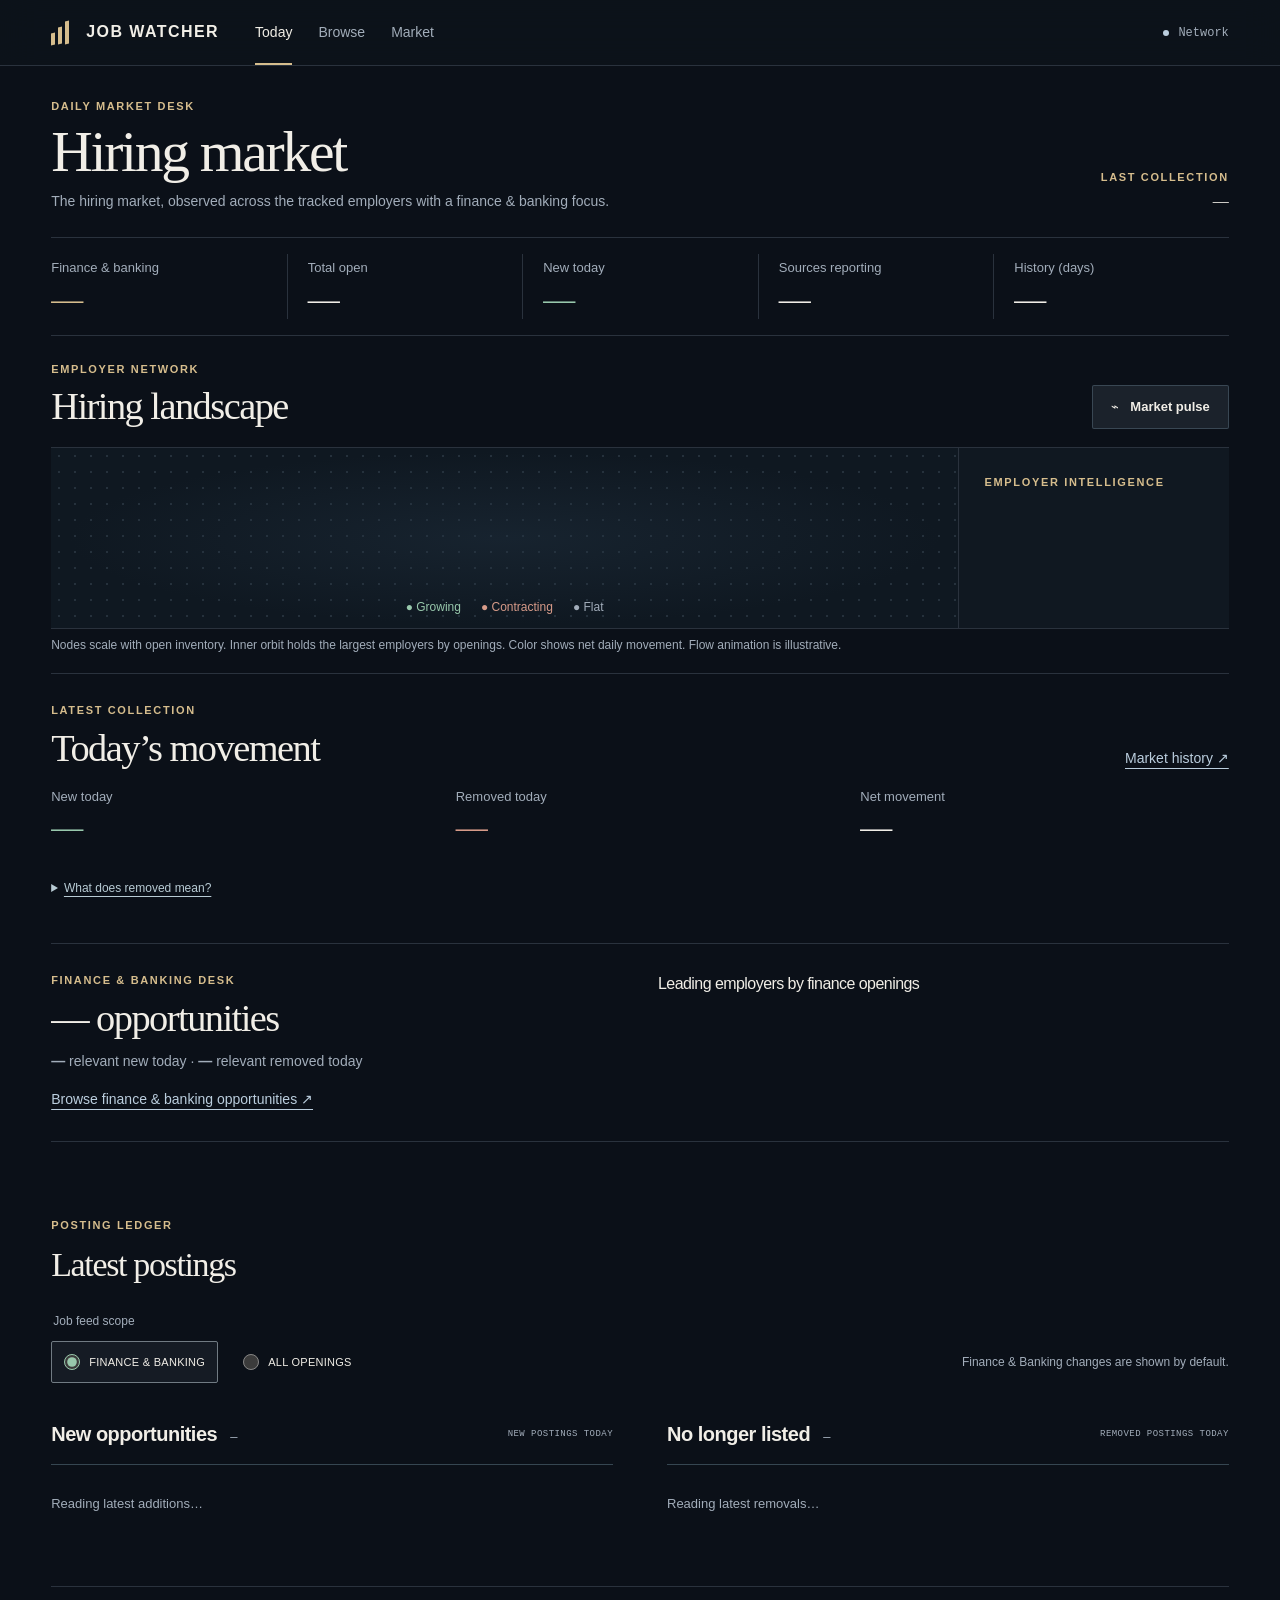
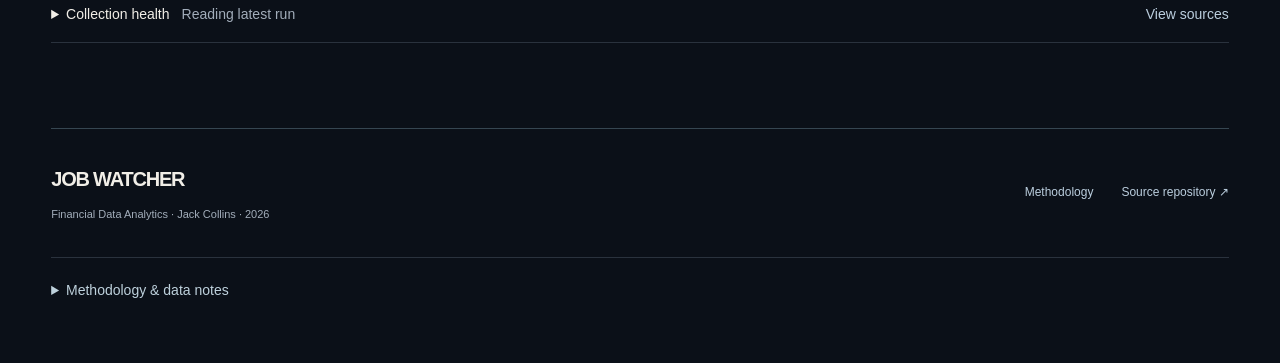
<file: index.html>
<!doctype html>
<html lang="en">
<head>
  <meta charset="utf-8"><meta name="viewport" content="width=device-width,initial-scale=1">
  <meta name="theme-color" content="#0b1018">
  <meta name="description" content="Job Watcher: daily finance hiring intelligence, searchable openings and transparent market analysis across the tracked employer network.">
  <title>Today · Job Watcher</title>
  <link rel="icon" href="assets/favicon.svg" type="image/svg+xml"><link rel="apple-touch-icon" href="assets/icon-192.png">
  <link rel="manifest" href="manifest.webmanifest"><link rel="stylesheet" href="css/styles.css">
  <script src="js/common.js" defer></script>
  <script src="js/landscape.js" defer></script>
  <script src="js/today.js" defer></script>
</head>
<body data-page="today">
<a class="skip-link" href="#main">Skip to content</a>
<header class="site-header"><a class="brand" href="index.html" aria-label="Job Watcher Today"><span class="brand-mark" aria-hidden="true"><i></i><i></i><i></i></span>JOB WATCHER</a><nav aria-label="Main navigation"><a href="index.html" aria-current="page">Today</a><a href="browse.html">Browse</a><a href="market.html">Market</a></nav><button class="install-button" id="install" hidden>Install app ↗</button><span class="network-status" data-network>Network</span></header>
<div class="connection-strip"><span id="connection" role="status">Loading snapshot…</span></div>
<main id="main">
<div id="data-error" class="error-banner" role="alert" hidden></div>
<noscript><p class="error-banner">JavaScript is required to load and calculate the actual data. No job data is embedded in these pages.</p></noscript>

<section class="desk-intro">
  <div><p class="eyebrow">Daily market desk</p><h1>Hiring market</h1><p>The hiring market, observed across <span id="employer-total">the tracked</span> employers with a finance &amp; banking focus.</p></div>
  <div class="dateline"><span class="eyebrow">Last collection</span><time id="last-run">—</time><small id="last-run-utc"></small></div>
</section>
<section class="readouts" aria-description="FINANCE &amp; BANKING OPPORTUNITIES and ALL TRACKED OPENINGS" aria-label="Latest market snapshot">
  <div><span>Finance &amp; banking</span><strong data-relevant-count="open" data-loading>—</strong></div>
  <div><span>Total open</span><strong data-count="open" data-loading>—</strong></div>
  <div><span>New today</span><strong class="gain" data-count="new_today" data-loading>—</strong></div>
  <div><span>Sources reporting</span><strong id="health-count">—</strong></div>
  <div><span>History (days)</span><strong data-count="days_with_success" data-loading>—</strong></div>
</section>
<section class="landscape" aria-labelledby="landscape-title">
  <div class="desk-heading"><div><p class="eyebrow">Employer network</p><h2 id="landscape-title">Hiring landscape</h2></div><button id="pulse" title="Animate observed movement in the visualization">⌁ &nbsp; Market pulse</button></div>
  <div class="network-layout"><div class="plot"><svg id="network" role="group" aria-label="Employer hiring network"></svg><div class="plot-key"><span class="gain">● Growing</span><span class="loss">● Contracting</span><span>● Flat</span></div></div>
  <aside class="intelligence"><p class="eyebrow">Employer intelligence</p><div id="employer-detail" aria-live="polite"></div></aside></div>
  <p class="figure-note">Nodes scale with open inventory. Inner orbit holds the largest employers by openings. Color shows net daily movement. Flow animation is illustrative.</p>
</section>
<section class="movement-desk"><div class="desk-heading"><div><p class="eyebrow">Latest collection</p><h2>Today’s movement</h2></div><a href="market.html">Market history ↗</a></div>
<div class="movement-columns"><section><h3>New today</h3><strong class="gain" data-count="new_today">—</strong><div id="rank-added"></div></section>
<section><h3>Removed today</h3><strong class="loss" data-count="removed_today">—</strong><div id="rank-removed"></div></section>
<section><h3>Net movement</h3><strong id="net-total">—</strong><div id="rank-net" aria-label="Largest net changes by magnitude"></div></section></div>
<details class="removal-help"><summary>What does removed mean?</summary><p>A posting left the employer’s board. This does not necessarily mean the position was filled.</p></details></section>
<section class="finance-desk" aria-label="RELEVANT NEW TODAY and RELEVANT REMOVED TODAY"><div><p class="eyebrow">Finance &amp; banking desk</p><h2><span data-relevant-count="open">—</span> opportunities</h2>
<p><strong data-relevant-count="new">—</strong> relevant new today · <strong data-relevant-count="removed">—</strong> relevant removed today</p><a href="browse.html">Browse finance &amp; banking opportunities ↗</a></div><div><h3>Leading employers by finance openings</h3><div id="rank-finance"></div></div></section>
<section class="baseline-message" id="baseline" hidden><span class="baseline-icon" aria-hidden="true">↗</span><div><h2>A starting point, not a surge.</h2><p>The first successful scan establishes each source’s starting inventory. Baseline jobs are not new postings. Daily additions and removals appear as subsequent snapshots arrive.</p></div></section>
<div class="section-heading"><div><p class="eyebrow">Posting ledger</p><h2>Latest postings</h2></div></div>
<div class="feed-controls"><fieldset id="feed-scope" class="feed-scope"><legend>Job feed scope</legend><label><input type="radio" name="feed_scope" value="role" checked><span>FINANCE &amp; BANKING</span></label><label><input type="radio" name="feed_scope" value="all"><span>ALL OPENINGS</span></label></fieldset><p id="feed-summary" aria-live="polite">Finance &amp; Banking changes are shown by default.</p></div>
<div class="feed-grid"><section class="feed-section" aria-labelledby="new-title"><div class="feed-heading"><h2 id="new-title">New opportunities <span class="count-badge" id="new-badge">—</span></h2><span class="micro">NEW POSTINGS TODAY</span></div><div id="new-list"><p class="loading-copy">Reading latest additions…</p></div></section><section class="feed-section" aria-labelledby="removed-title"><div class="feed-heading"><h2 id="removed-title">No longer listed <span class="count-badge" id="removed-badge">—</span></h2><span class="micro">REMOVED POSTINGS TODAY</span></div><div id="removed-list"><p class="loading-copy">Reading latest removals…</p></div></section></div>
<details class="source-network"><summary><span id="source-title">Collection health</span><strong id="health-message">Reading latest run</strong><span>View sources</span></summary>
<p id="source-summary"></p><div id="sources" class="sources-grid"></div><p class="network-note">Record counts reflect the latest collection. Failed sources retain their prior known inventory in history.</p></details>
</main>
<footer class="footer"><div><a class="brand" href="index.html">JOB WATCHER</a><p>Financial Data Analytics · Jack Collins · 2026</p></div><div class="footer-links"><a href="#methodology">Methodology</a><a href="https://github.com/jackcollins05/job-watcher" target="_blank" rel="noopener noreferrer">Source repository ↗</a></div></footer>
<section class="methodology" id="methodology" aria-labelledby="method-title"><details><summary id="method-title">Methodology &amp; data notes</summary><div class="method-copy"><p>Job Watcher queries anonymous JSON applicant-tracking-system endpoints. It does not scrape job-page HTML. All postings returned by each configured board are retained; JPMorgan Chase uses the required <strong>analyst</strong> search because its full board exceeds 5,000 jobs. This is a tracked-board inventory, not the whole labor market.</p><p>The backend’s title-only rule marks Finance &amp; Banking Analyst families, including finance, FP&amp;A, treasury, credit, banking and explicitly financial risk. The site reads <code>in_role</code>; it does not reclassify titles. <a href="https://github.com/jackcollins05/job-watcher#title-rule">Read the exact title rule</a>.</p><p>GitHub Actions runs the pipeline daily. Compressed raw JSON is retained by UTC date; <code>history.csv</code> is rebuilt from raw files alone. Failed sources do not cause false removals, so open inventory may include a failed source’s last known postings. Counts include all roles unless labeled otherwise.</p><p>A source’s initial snapshot is a baseline: those jobs are not counted as new, and their actual opening dates are unknown. Removed means no longer returned by a later successful source scan; it does not necessarily mean a position was filled. Current history is not a full event ledger; a reappearance clears the earlier removal date. Citi and Walmart were excluded because complete coverage beyond Workday’s 2,000-result cap could not be proven.</p><p id="install-note">Install from your browser’s app menu when supported; on iOS use Share → Add to Home Screen. Offline data becomes available after a successful load and service-worker activation. Browser storage may be cleared by the browser or device.</p></div></details></section>
</body></html>
</file>
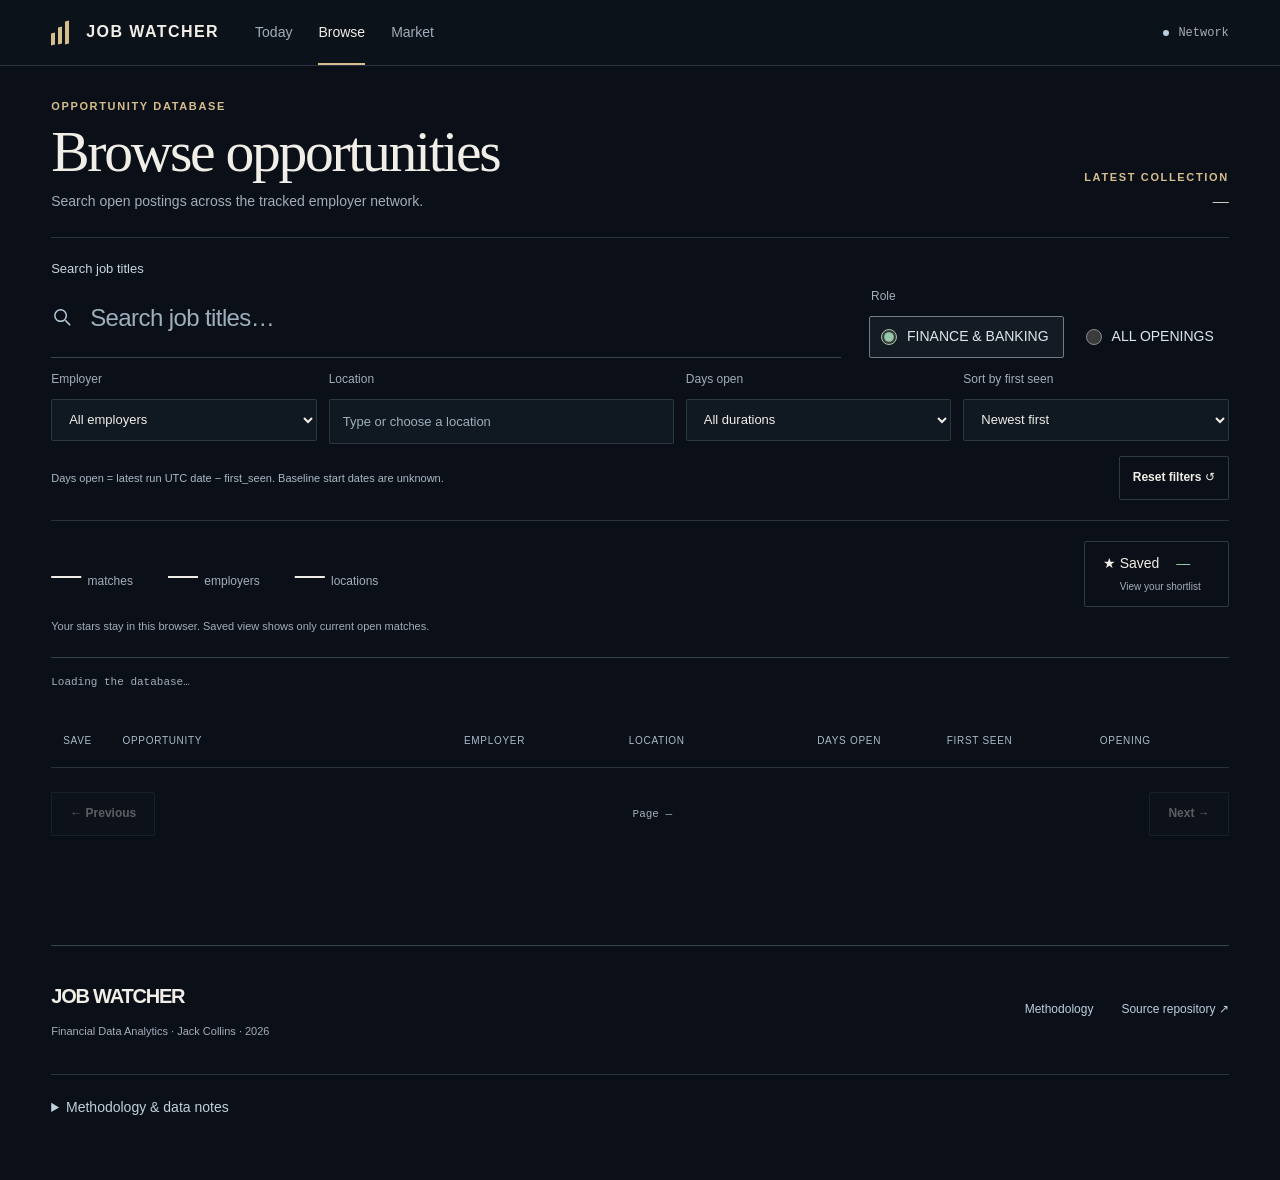
<file: browse.html>
<!doctype html>
<html lang="en">
<head>
  <meta charset="utf-8"><meta name="viewport" content="width=device-width,initial-scale=1">
  <meta name="theme-color" content="#0b1018">
  <meta name="description" content="Job Watcher: daily finance hiring intelligence, searchable openings and transparent market analysis across the tracked employer network.">
  <title>Browse · Job Watcher</title>
  <link rel="icon" href="assets/favicon.svg" type="image/svg+xml"><link rel="apple-touch-icon" href="assets/icon-192.png">
  <link rel="manifest" href="manifest.webmanifest"><link rel="stylesheet" href="css/styles.css">
  <script src="js/common.js" defer></script>
  <script src="js/browse.js" defer></script>
</head>
<body data-page="browse">
<a class="skip-link" href="#main">Skip to content</a>
<header class="site-header"><a class="brand" href="index.html" aria-label="Job Watcher Today"><span class="brand-mark" aria-hidden="true"><i></i><i></i><i></i></span>JOB WATCHER</a><nav aria-label="Main navigation"><a href="index.html">Today</a><a href="browse.html" aria-current="page">Browse</a><a href="market.html">Market</a></nav><button class="install-button" id="install" hidden>Install app ↗</button><span class="network-status" data-network>Network</span></header>
<div class="connection-strip"><span id="connection" role="status">Loading snapshot…</span></div>
<main id="main">
<div id="data-error" class="error-banner" role="alert" hidden></div>
<noscript><p class="error-banner">JavaScript is required to load and calculate the actual data. No job data is embedded in these pages.</p></noscript>

<section class="desk-intro"><div><p class="eyebrow">Opportunity database</p><h1>Browse opportunities</h1><p>Search open postings across the tracked employer network.</p></div><div class="dateline"><span class="eyebrow">Latest collection</span><time data-sync>—</time><small id="browse-asof"></small></div></section>
<section class="query-panel" aria-labelledby="query-title"><h2 id="query-title" class="sr-only">Search and filter current openings</h2>
<form id="filters"><label class="search-field"><span>Search job titles</span><span class="search-wrap"><svg viewBox="0 0 24 24" aria-hidden="true"><circle cx="10" cy="10" r="6"></circle><path d="m15 15 5 5"></path></svg><input type="search" name="query" placeholder="Search job titles…" autocomplete="off"></span></label>
<div class="filter-scope"><fieldset class="role-switch"><legend>Role</legend><label><input type="radio" name="role" value="role" checked><span>FINANCE &amp; BANKING</span></label><label><input type="radio" name="role" value="all"><span>ALL OPENINGS</span></label></fieldset></div>
<div class="filter-grid"><label>Employer<select name="employer"><option value="">All employers</option></select></label><label>Location<input type="search" name="location" list="locations" placeholder="Type or choose a location"><datalist id="locations"></datalist></label><label>Days open<select name="days"><option value="all">All durations</option><option value="0-7">0–7 days</option><option value="8-14">8–14 days</option><option value="15-30">15–30 days</option><option value="31-60">31–60 days</option><option value="61+">61+ days</option><option value="baseline">Baseline / start unknown</option></select></label><label>Sort by first seen<select name="sort"><option value="newest">Newest first</option><option value="oldest">Oldest first</option></select></label></div>
<div class="query-bottom"><p>Days open = latest run UTC date − first_seen. Baseline start dates are unknown.</p><button type="button" id="reset">Reset filters ↺</button></div></form></section>
<div class="browse-toolbar"><div class="result-stats"><div><strong id="match-count" data-loading>—</strong><span>matches</span></div><div><strong id="employer-count" data-loading>—</strong><span>employers</span></div><div><strong id="location-count" data-loading>—</strong><span>locations</span></div></div><button id="shortlist-toggle" class="shortlist-toggle" aria-pressed="false">★ Saved <span id="shortlist-count">—</span><small>View your shortlist</small></button></div>
<p id="storage-note" class="storage-note" role="status">Your stars stay in this browser. Saved view shows only current open matches.</p>
<section class="database-section" aria-label="Matching current open postings"><p id="results-caption" class="results-caption" aria-live="polite">Loading the database…</p><div class="table-scroll"><table class="job-table"><caption class="sr-only">Matching open postings with shortlist controls and application links</caption><thead><tr><th scope="col">Save</th><th scope="col">Opportunity</th><th scope="col">Employer</th><th scope="col">Location</th><th scope="col">Days open</th><th scope="col">First seen</th><th scope="col">Opening</th></tr></thead><tbody id="results"></tbody></table></div><div class="empty-feed" id="no-results" hidden><h2>No postings match this query.</h2><p>Try all openings, fewer filters, or reset. Your stored stars are retained.</p></div><div class="pagination"><button id="previous" disabled>← Previous</button><span id="page-label">Page —</span><button id="next" disabled>Next →</button></div></section>

</main>
<footer class="footer"><div><a class="brand" href="index.html">JOB WATCHER</a><p>Financial Data Analytics · Jack Collins · 2026</p></div><div class="footer-links"><a href="#methodology">Methodology</a><a href="https://github.com/jackcollins05/job-watcher" target="_blank" rel="noopener noreferrer">Source repository ↗</a></div></footer>
<section class="methodology" id="methodology" aria-labelledby="method-title"><details><summary id="method-title">Methodology &amp; data notes</summary><div class="method-copy"><p>Job Watcher queries anonymous JSON applicant-tracking-system endpoints. It does not scrape job-page HTML. All postings returned by each configured board are retained; JPMorgan Chase uses the required <strong>analyst</strong> search because its full board exceeds 5,000 jobs. This is a tracked-board inventory, not the whole labor market.</p><p>The backend’s title-only rule marks Finance &amp; Banking Analyst families, including finance, FP&amp;A, treasury, credit, banking and explicitly financial risk. The site reads <code>in_role</code>; it does not reclassify titles. <a href="https://github.com/jackcollins05/job-watcher#title-rule">Read the exact title rule</a>.</p><p>GitHub Actions runs the pipeline daily. Compressed raw JSON is retained by UTC date; <code>history.csv</code> is rebuilt from raw files alone. Failed sources do not cause false removals, so open inventory may include a failed source’s last known postings. Counts include all roles unless labeled otherwise.</p><p>A source’s initial snapshot is a baseline: those jobs are not counted as new, and their actual opening dates are unknown. Removed means no longer returned by a later successful source scan; it does not necessarily mean a position was filled. Current history is not a full event ledger; a reappearance clears the earlier removal date. Citi and Walmart were excluded because complete coverage beyond Workday’s 2,000-result cap could not be proven.</p><p id="install-note">Install from your browser’s app menu when supported; on iOS use Share → Add to Home Screen. Offline data becomes available after a successful load and service-worker activation. Browser storage may be cleared by the browser or device.</p></div></details></section>
</body></html>
</file>
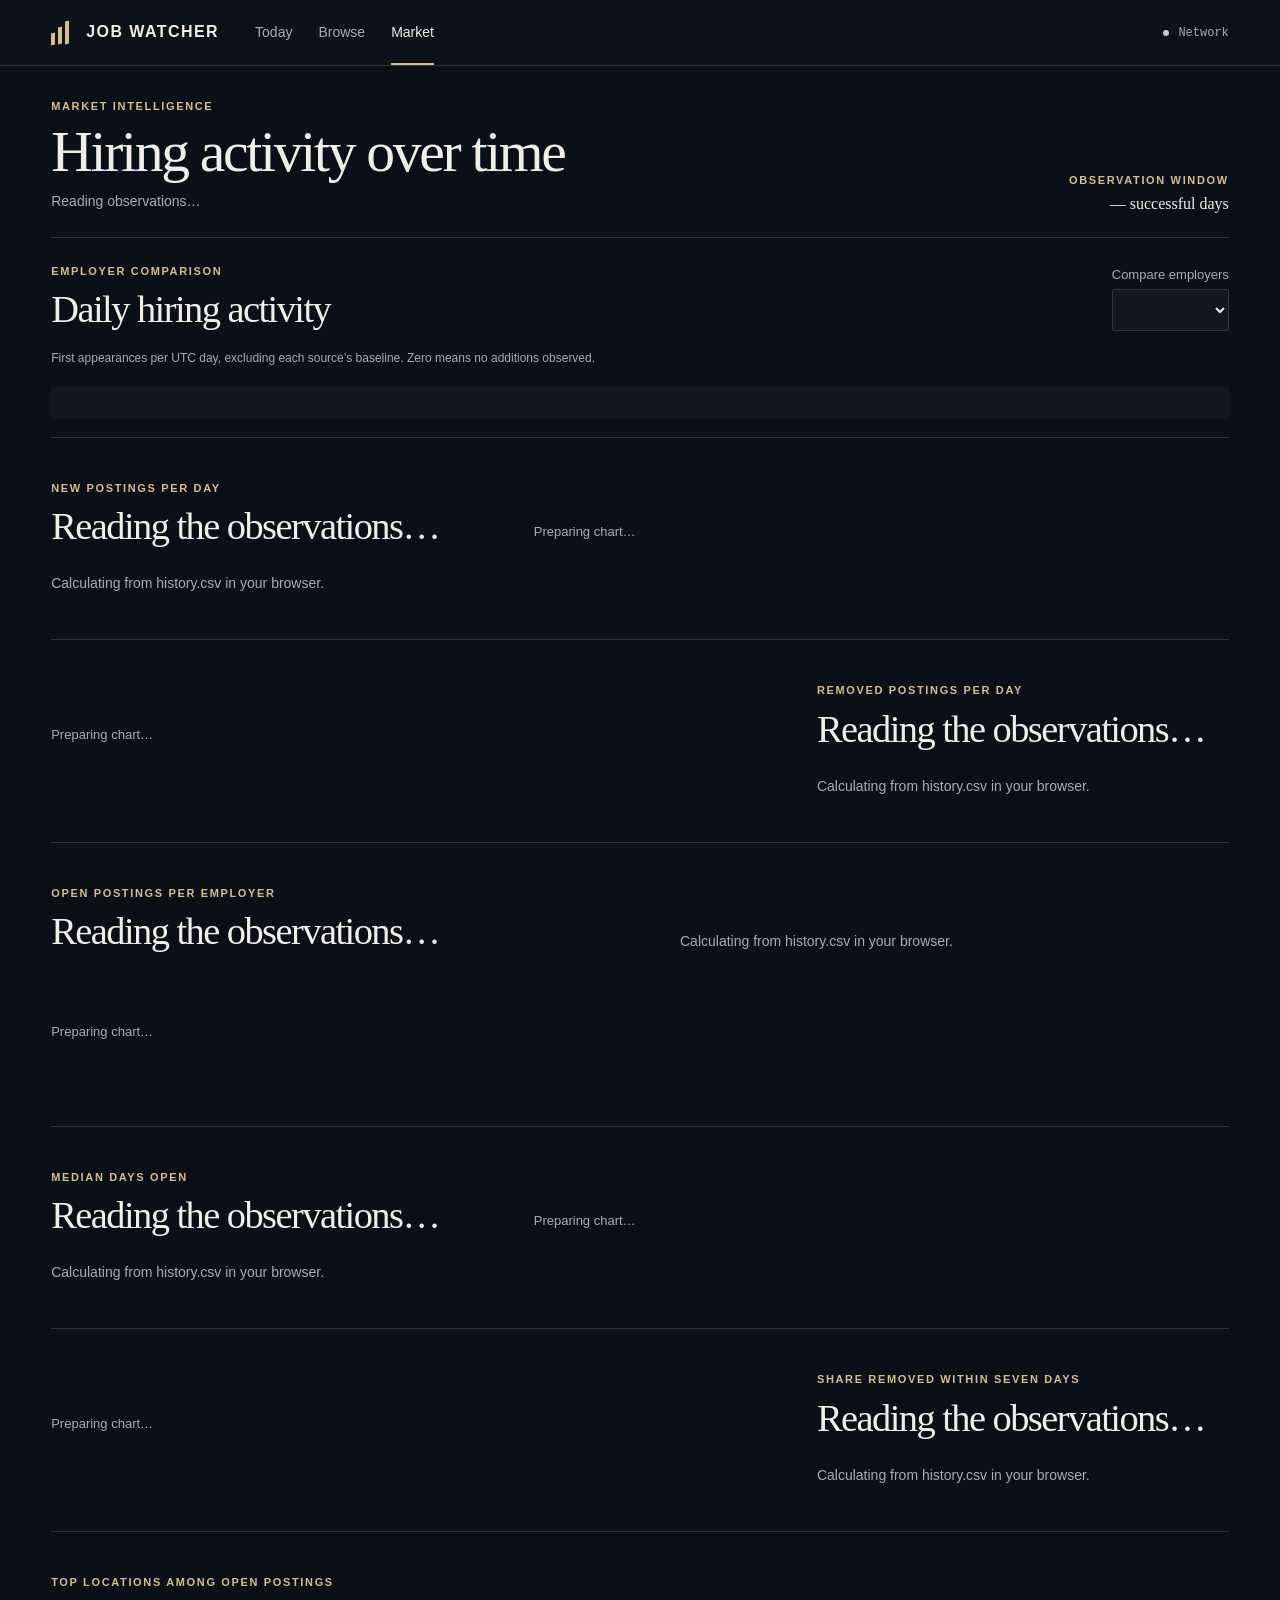
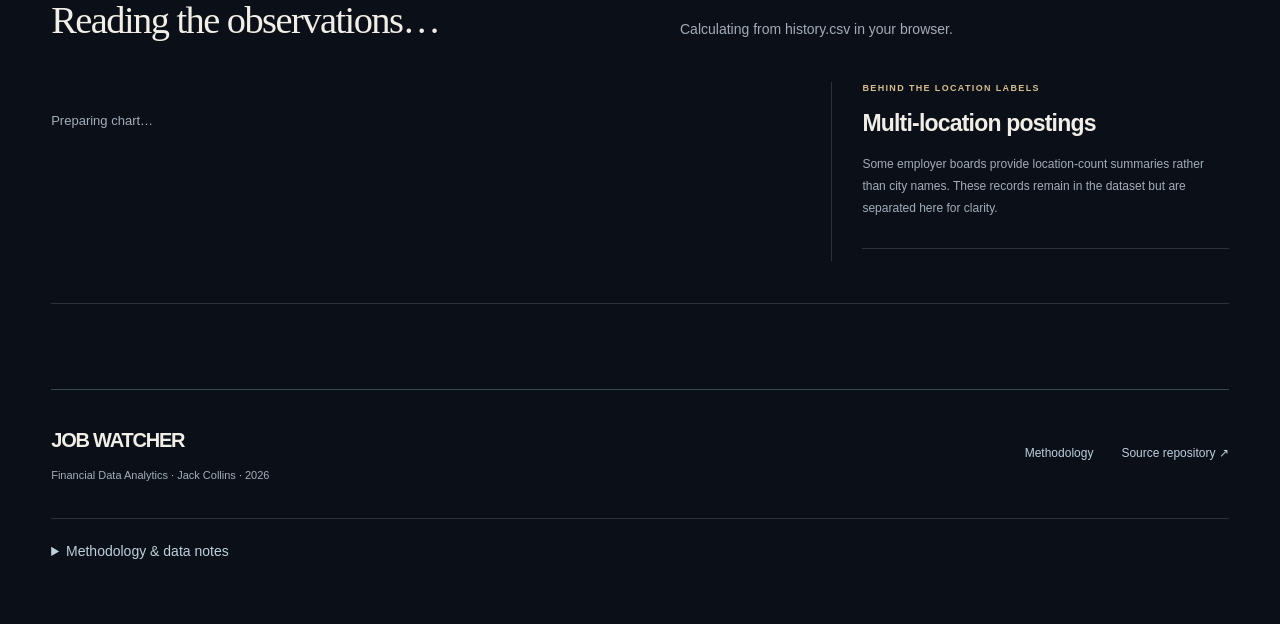
<file: market.html>
<!doctype html>
<html lang="en">
<head>
  <meta charset="utf-8"><meta name="viewport" content="width=device-width,initial-scale=1">
  <meta name="theme-color" content="#0b1018">
  <meta name="description" content="Job Watcher: daily finance hiring intelligence, searchable openings and transparent market analysis across the tracked employer network.">
  <title>Market · Job Watcher</title>
  <link rel="icon" href="assets/favicon.svg" type="image/svg+xml"><link rel="apple-touch-icon" href="assets/icon-192.png">
  <link rel="manifest" href="manifest.webmanifest"><link rel="stylesheet" href="css/styles.css">
  <script src="js/common.js" defer></script>
  <script src="js/charts.js" defer></script><script src="js/market.js" defer></script>
</head>
<body data-page="market">
<a class="skip-link" href="#main">Skip to content</a>
<header class="site-header"><a class="brand" href="index.html" aria-label="Job Watcher Today"><span class="brand-mark" aria-hidden="true"><i></i><i></i><i></i></span>JOB WATCHER</a><nav aria-label="Main navigation"><a href="index.html">Today</a><a href="browse.html">Browse</a><a href="market.html" aria-current="page">Market</a></nav><button class="install-button" id="install" hidden>Install app ↗</button><span class="network-status" data-network>Network</span></header>
<div class="connection-strip"><span id="connection" role="status">Loading snapshot…</span></div>
<main id="main">
<div id="data-error" class="error-banner" role="alert" hidden></div>
<noscript><p class="error-banner">JavaScript is required to load and calculate the actual data. No job data is embedded in these pages.</p></noscript>

<section class="desk-intro"><div><p class="eyebrow">Market intelligence</p><h1>Hiring activity over time</h1><p id="market-asof">Reading observations…</p></div><div class="dateline"><span class="eyebrow">Observation window</span><strong><span id="window-days">—</span> successful days</strong></div></section>
<section class="comparison"><div class="desk-heading"><div><p class="eyebrow">Employer comparison</p><h2>Daily hiring activity</h2></div><label>Compare employers<select id="compare-employer"></select></label></div>
<p class="figure-note">First appearances per UTC day, excluding each source’s baseline. Zero means no additions observed.</p><div id="comparison-chart" class="chart"></div><p id="comparison-readout" class="comparison-readout" aria-live="polite"></p></section>
<div class="analysis-grid"><section class="analysis analysis-new" aria-labelledby="new-finding"><div class="analysis-copy"><p class="analysis-kicker">New postings per day</p><h2 id="new-finding">Reading the observations…</h2><p id="new-explanation">Calculating from history.csv in your browser.</p></div><div id="new-chart" class="chart"><p class="loading-copy">Preparing chart…</p></div></section>
<section class="analysis analysis-removed" aria-labelledby="removed-finding"><div class="analysis-copy"><p class="analysis-kicker">Removed postings per day</p><h2 id="removed-finding">Reading the observations…</h2><p id="removed-explanation">Calculating from history.csv in your browser.</p></div><div id="removed-chart" class="chart"><p class="loading-copy">Preparing chart…</p></div></section>
<section class="analysis analysis-employer" aria-labelledby="employer-finding"><div class="analysis-copy"><p class="analysis-kicker">Open postings per employer</p><h2 id="employer-finding">Reading the observations…</h2><p id="employer-explanation">Calculating from history.csv in your browser.</p></div><div id="employer-chart" class="chart"><p class="loading-copy">Preparing chart…</p></div></section>
<section class="analysis analysis-duration" aria-labelledby="duration-finding"><div class="analysis-copy"><p class="analysis-kicker">Median days open</p><h2 id="duration-finding">Reading the observations…</h2><p id="duration-explanation">Calculating from history.csv in your browser.</p></div><div id="duration-chart" class="chart"><p class="loading-copy">Preparing chart…</p></div></section>
<section class="analysis analysis-share" aria-labelledby="share-finding"><div class="analysis-copy"><p class="analysis-kicker">Share removed within seven days</p><h2 id="share-finding">Reading the observations…</h2><p id="share-explanation">Calculating from history.csv in your browser.</p></div><div id="share-chart" class="chart"><p class="loading-copy">Preparing chart…</p></div></section>
<section class="analysis analysis-location" aria-labelledby="location-finding"><div class="analysis-copy"><p class="analysis-kicker">Top locations among open postings</p><h2 id="location-finding">Reading the observations…</h2><p id="location-explanation">Calculating from history.csv in your browser.</p></div><div class="location-composition"><div id="location-chart" class="chart"><p class="loading-copy">Preparing chart…</p></div><aside class="location-disclosure" aria-labelledby="multi-title"><p class="eyebrow">BEHIND THE LOCATION LABELS</p><h3 id="multi-title">Multi-location postings</h3><p>Some employer boards provide location-count summaries rather than city names. These records remain in the dataset but are separated here for clarity.</p><div id="location-summaries"></div><p id="location-missing" class="missing-note"></p><p id="location-accounting" class="location-accounting"></p></aside></div></section></div>
</main>
<footer class="footer"><div><a class="brand" href="index.html">JOB WATCHER</a><p>Financial Data Analytics · Jack Collins · 2026</p></div><div class="footer-links"><a href="#methodology">Methodology</a><a href="https://github.com/jackcollins05/job-watcher" target="_blank" rel="noopener noreferrer">Source repository ↗</a></div></footer>
<section class="methodology" id="methodology" aria-labelledby="method-title"><details><summary id="method-title">Methodology &amp; data notes</summary><div class="method-copy"><p>Job Watcher queries anonymous JSON applicant-tracking-system endpoints. It does not scrape job-page HTML. All postings returned by each configured board are retained; JPMorgan Chase uses the required <strong>analyst</strong> search because its full board exceeds 5,000 jobs. This is a tracked-board inventory, not the whole labor market.</p><p>The backend’s title-only rule marks Finance &amp; Banking Analyst families, including finance, FP&amp;A, treasury, credit, banking and explicitly financial risk. The site reads <code>in_role</code>; it does not reclassify titles. <a href="https://github.com/jackcollins05/job-watcher#title-rule">Read the exact title rule</a>.</p><p>GitHub Actions runs the pipeline daily. Compressed raw JSON is retained by UTC date; <code>history.csv</code> is rebuilt from raw files alone. Failed sources do not cause false removals, so open inventory may include a failed source’s last known postings. Counts include all roles unless labeled otherwise.</p><p>A source’s initial snapshot is a baseline: those jobs are not counted as new, and their actual opening dates are unknown. Removed means no longer returned by a later successful source scan; it does not necessarily mean a position was filled. Current history is not a full event ledger; a reappearance clears the earlier removal date. Citi and Walmart were excluded because complete coverage beyond Workday’s 2,000-result cap could not be proven.</p><p id="install-note">Install from your browser’s app menu when supported; on iOS use Share → Add to Home Screen. Offline data becomes available after a successful load and service-worker activation. Browser storage may be cleared by the browser or device.</p></div></details></section>
</body></html>
</file>
<file: css/styles.css>
/* Job Watcher / editorial hiring intelligence. Local system typography only. */
:root{color-scheme:dark;--bg:#08131f;--surface:#10202e;--text:#edf2f4;--muted:#a4b4c2;--cyan:#8bdce0;--lime:#c7ed91;--amber:#f0cd9a;--line:#b5ccdf24;--mono:ui-monospace,SFMono-Regular,Menlo,Monaco,Consolas,"Liberation Mono",monospace;--sans:-apple-system,BlinkMacSystemFont,"Segoe UI",Helvetica,Arial,sans-serif}
*{box-sizing:border-box}html{scroll-behavior:smooth;scroll-padding-top:115px}body{margin:0;background:radial-gradient(ellipse at 78% 6%,#16445c22,transparent 38%),linear-gradient(#b5ccdf03 1px,transparent 1px),linear-gradient(90deg,#b5ccdf03 1px,transparent 1px),var(--bg);background-size:auto,120px 120px,120px 120px;font:16px/1.65 var(--sans);color:var(--text);-webkit-font-smoothing:antialiased}h1,h2,h3,p{margin-top:0}h1,h2,h3{font-weight:550;line-height:1.16;letter-spacing:-.035em}a{color:var(--cyan);text-underline-offset:5px;text-decoration-thickness:1px}a:hover{color:var(--text)}button,input,select{font:inherit}button,.button{min-height:44px;padding:10px 18px;border:1px solid #91b0c342;border-radius:5px;background:#b0c9e308;color:var(--text);font-size:14px;font-weight:550;cursor:pointer;text-decoration:none;transition:background .18s,border-color .18s,transform .18s}button:hover,.button:hover{background:#9ac6e215;border-color:#8bdce082}button:active,.button:active{transform:translateY(1px)}button:disabled{opacity:.35;cursor:not-allowed}a:focus-visible,button:focus-visible,input:focus-visible,select:focus-visible,summary:focus-visible,[tabindex]:focus-visible{outline:3px solid var(--cyan);outline-offset:5px}input,select{min-width:0;min-height:48px;width:100%;padding:11px 13px;border:1px solid #8aa4b738;border-radius:5px;background:#091724;color:var(--text)}input::placeholder{color:#9dafbc}select{padding-right:26px}small{font-size:12px}[hidden]{display:none!important}.sr-only{position:absolute;width:1px;height:1px;margin:-1px;padding:0;overflow:hidden;clip:rect(0,0,0,0);white-space:nowrap;border:0}.skip-link{position:fixed;top:-100px;left:20px;z-index:100;padding:13px;background:var(--lime);color:#08131f}.skip-link:focus{top:12px}.eyebrow,.micro,.analysis-kicker{font:500 11px/1.7 var(--mono);letter-spacing:.09em;text-transform:uppercase}.eyebrow{color:var(--cyan);margin-bottom:18px}.micro{color:var(--muted)}.muted{color:var(--muted)}.lime{color:var(--lime)}.text-link{font-size:14px;font-weight:550;text-decoration:none}.text-link span{display:inline-block;transition:transform .2s;margin-left:7px}.text-link:hover span{transform:translateX(4px)}
.site-header{display:flex;align-items:center;gap:40px;min-height:83px;padding:0 max(32px,calc((100vw - 1320px)/2));position:sticky;top:0;z-index:30;background:#08131ff2;backdrop-filter:blur(18px);border-bottom:1px solid var(--line)}.brand{font-size:20px;letter-spacing:-.06em;font-weight:750;text-decoration:none;white-space:nowrap;color:var(--text)}.brand span{color:var(--cyan)}.cursor{animation:cursor 2s steps(1) infinite}@keyframes cursor{0%,74%,100%{opacity:1}75%,99%{opacity:.2}}.site-header nav{display:flex;align-self:stretch;gap:34px;margin-left:auto}.site-header nav a{position:relative;display:flex;align-items:center;min-height:44px;color:var(--muted);font-size:12px;font-weight:600;letter-spacing:.07em;text-decoration:none}.site-header nav a:hover{color:var(--text)}.site-header nav a[aria-current]{color:var(--text)}.site-header nav a[aria-current]:after{content:"";height:2px;position:absolute;bottom:0;left:0;right:0;background:var(--cyan)}.install-button{padding:7px 13px;min-height:37px;font-size:12px;font-weight:400;background:transparent}.connection-strip{display:flex;align-items:center;justify-content:space-between;gap:25px;max-width:1320px;margin:auto;padding:13px 0;color:var(--muted);font:11px/1.6 var(--mono)}#connection:before{content:"";display:inline-block;width:5px;height:5px;border-radius:50%;background:var(--cyan);margin-right:9px;vertical-align:2px}#connection.is-offline{color:var(--amber)}#connection.is-offline:before{background:var(--amber)}.nav-sync{white-space:nowrap;font-size:10px;color:#94a8ba}.nav-sync span{color:#bbcbd8;margin-left:10px}main,.footer,.methodology{width:min(1320px,calc(100% - 64px));margin-left:auto;margin-right:auto}.error-banner{margin:20px 0;padding:22px;border:1px solid #f0cd9a88;background:#3b2f2633;color:#ffe4bb}
.hero{display:grid;grid-template-columns:minmax(0,1.35fr) minmax(0,1fr);gap:88px;align-items:center;padding:62px 0 66px}.hero h1{font-size:clamp(46px,5.7vw,79px);letter-spacing:-.055em;line-height:1.06;margin:0 0 27px}.hero h1 span{color:#9bb7c8}.hero-description{font-size:17px;line-height:1.7;color:var(--muted);max-width:490px;margin:0 0 28px}.hero-actions{display:flex;align-items:center;gap:27px;flex-wrap:wrap}.button{display:inline-flex;align-items:center;justify-content:space-between;gap:25px;padding:13px 19px}.button.primary{background:var(--lime);border-color:var(--lime);color:#142016;font-weight:650;box-shadow:0 10px 36px #0002}.button.primary:hover{background:#d7f8b0;box-shadow:0 12px 40px #c7ed910a}.scope-note{font-size:11px;color:#9badbd;margin:19px 0 0}.inventory{position:relative;min-width:0;padding:27px 0 20px;border-top:1px solid #96c1d34d;border-bottom:1px solid #96c1d32b}.inventory:before{content:"";position:absolute;z-index:-1;inset:0 -30px;background:radial-gradient(ellipse at 55% 25%,#71b7ca0a,transparent 70%);pointer-events:none}.inventory .eyebrow{color:#a2baca;margin-bottom:12px}.inventory-number{font-size:clamp(70px,8vw,112px);line-height:1.1;letter-spacing:-.072em;font-weight:400;font-variant-numeric:tabular-nums;color:var(--text);white-space:nowrap}.inventory-label{font:500 12px var(--mono);letter-spacing:.1em;color:var(--cyan);margin:11px 0 32px}.inventory-support{display:grid;grid-template-columns:1fr 1fr;gap:22px;padding:21px 0 15px;border-top:1px solid var(--line)}.inventory-support strong{font-size:29px;font-weight:400;line-height:1.3;letter-spacing:-.05em;display:block}.inventory-support span{font-size:12px;color:var(--muted);display:block;margin-top:4px}.inventory-support small{font-size:10px;line-height:1.6;display:block;color:#9aadbd;margin-top:9px;max-width:180px}.inventory-sync{align-self:center}.inventory-sync .micro{font-size:10px;margin:0 0 7px}.inventory-sync time{font-size:13px;line-height:1.7;display:block;max-width:170px;color:#dae4ea}.inventory #last-run-utc{font:10px/1.8 var(--mono);color:#9aafc0;overflow-wrap:anywhere}.daily-movement{display:grid;grid-template-columns:1fr 1fr .8fr;border-top:1px solid var(--line);border-bottom:1px solid var(--line);padding:32px 0;gap:38px}.daily-movement article+article{border-left:1px solid var(--line);padding-left:38px}.daily-movement .eyebrow{color:#a4b6c5;font-size:10px;margin:0 0 13px}.movement-number{display:flex;gap:4px;align-items:baseline;line-height:1.05;letter-spacing:-.06em}.movement-number>span{font-size:39px;font-weight:300;color:#8cafb5}.movement-number strong{font-size:70px;font-weight:400;letter-spacing:-.06em;font-variant-numeric:tabular-nums}.movement-new .movement-number strong{color:var(--lime)}.movement-removed .movement-number strong{color:#e7eff2}.daily-movement h2{font:500 12px/1.6 var(--mono);letter-spacing:.06em;margin:13px 0 9px}.daily-movement p:not(.eyebrow){font-size:13px;line-height:1.7;color:var(--muted);margin:0}.observation-count>strong{font-size:60px;font-weight:400;line-height:1.2;letter-spacing:-.06em;color:var(--cyan)}.removal-help{margin-top:13px;font-size:12px;max-width:330px}.removal-help summary{color:#b8cbd4;cursor:pointer;min-height:36px;padding:8px 0;text-decoration:underline;text-underline-offset:4px}.removal-help p{padding:11px 0 0}.baseline-message{display:flex;align-items:start;gap:25px;padding:25px 0;margin-top:27px;border-bottom:1px solid var(--line)}.baseline-icon{font-size:29px;color:var(--cyan)}.baseline-message h2{font-size:21px;margin:0 0 10px}.baseline-message p{font-size:14px;color:var(--muted);max-width:850px;margin:0}.section-heading{display:flex;justify-content:space-between;align-items:end;gap:32px;margin:75px 0 28px}.section-heading .eyebrow{margin-bottom:12px}.section-heading h2{font-size:34px;margin:0;letter-spacing:-.045em}.section-heading>p{color:var(--muted);font-size:13px;max-width:320px;margin:0}.feed-grid{display:grid;grid-template-columns:minmax(0,1fr) minmax(0,1fr);gap:54px}.feed-heading{display:flex;justify-content:space-between;align-items:center;gap:18px;padding:18px 0;border-bottom:1px solid #93b6cb52}.feed-heading h2{font-size:20px;margin:0;letter-spacing:-.025em}.feed-heading .micro{font-size:9px;letter-spacing:.05em}.count-badge{font:12px var(--mono);letter-spacing:0;color:var(--muted);margin-left:8px}.change-list{list-style:none;padding:0;margin:0}.change-list li{display:flex;align-items:center;justify-content:space-between;gap:22px;padding:24px 0;border-bottom:1px solid var(--line);transition:background .2s}.change-list li:hover{background:#a7cfe805}.change-list h3{font-size:16px;line-height:1.5;letter-spacing:-.015em;margin:6px 0 9px;max-width:370px;font-weight:550}.change-list .micro{font-family:var(--sans);color:#abc2d1;font-size:12px;letter-spacing:0;text-transform:none}.change-list p{font-size:12px;line-height:1.6;color:var(--muted);margin:0 0 7px}.change-list small{font:10px var(--mono);color:#9bafbe}.apply{display:inline-flex;align-items:center;gap:12px;min-height:44px;font-size:12px;font-weight:550;text-decoration:none;white-space:nowrap}.apply>span[aria-hidden]{transition:transform .2s}.apply:hover>span[aria-hidden]{transform:translate(2px,-2px)}.empty-feed{padding:35px 0}.empty-feed>span{font:17px var(--mono);color:#738d9e}.empty-feed h2,.empty-feed h3{font-size:20px;line-height:1.4;margin:14px 0 10px}.empty-feed p{color:var(--muted);font-size:14px;max-width:440px;margin:0}.source-network{margin-top:15px}.sources-grid{display:grid;grid-template-columns:repeat(3,minmax(0,1fr));column-gap:40px;border-top:1px solid #93b6cb52}.source{padding:20px 0;border-bottom:1px solid var(--line)}.source-heading{display:flex;align-items:center;gap:12px;margin-bottom:12px}.source h3{font-size:16px;letter-spacing:-.02em;margin:0;font-weight:500}.led{width:6px;height:6px;background:var(--lime);border-radius:50%;margin-left:auto;flex-shrink:0}.failed .led{background:var(--amber)}.source-bottom{display:flex;justify-content:space-between;gap:12px;align-items:baseline;color:#a5b7c5;font-size:11px}.source-bottom strong{font-size:18px;font-weight:450;letter-spacing:-.035em;color:#dee8ec;font-variant-numeric:tabular-nums;margin-right:3px}.source-state{font:10px var(--mono);color:#bbd0ae}.failed .source-state{color:var(--amber)}.network-note{font-size:12px;color:var(--muted);max-width:850px;margin:21px 0 0}
.page-intro{padding:63px 0 40px}.page-intro .eyebrow{margin-bottom:17px}.page-intro h1{font-size:clamp(48px,6.4vw,88px);line-height:1.05;letter-spacing:-.055em;margin:0 0 22px}.page-intro h1 span{color:#9bb7c8}.page-intro p:not(.eyebrow){color:var(--muted);font-size:17px;margin:0;line-height:1.7}.page-intro p.asof{font:11px/1.8 var(--mono);color:#9aaebe;margin-top:17px}.query-panel{border:1px solid #87aac22e;border-radius:10px;background:linear-gradient(125deg,#1225348c,#10202d99);padding:30px;box-shadow:0 20px 60px #0000000d}.search-field{display:block;font-size:13px;color:#c6d5df}.search-wrap{display:flex;gap:16px;align-items:center;border-bottom:1px solid #82aab55c;margin-top:8px;padding:0 0 10px}.search-wrap svg{width:23px;height:23px;flex-shrink:0;fill:none;stroke:var(--cyan);stroke-width:1.5}.search-wrap input{font-size:24px;letter-spacing:-.025em;border:0;padding:10px 0;background:transparent;box-shadow:none;min-height:58px}.filter-scope{display:flex;justify-content:space-between;align-items:center;gap:30px;margin-top:24px}.filter-scope>p{color:#9fB3c2;font-size:12px;margin:15px 0 0;max-width:270px}.role-switch{border:0;margin:0;padding:0;display:flex;gap:10px}.role-switch legend{font-size:12px;color:var(--muted);margin-bottom:9px}.role-switch label{display:flex;align-items:center;gap:10px;cursor:pointer;border:1px solid transparent;border-radius:5px;padding:10px 14px 10px 11px;min-height:60px}.role-switch label:has(input:checked){border-color:#accd8655;background:#b3d78a0a}.role-switch input{width:16px;height:16px;min-height:16px;flex-shrink:0;padding:0;margin:0;accent-color:var(--lime)}.role-switch label:has(input:focus-visible){outline:3px solid var(--cyan);outline-offset:3px}.role-switch span{font-size:14px;color:#dce7eb;line-height:1.4}.role-switch small{display:block;font-size:10px;color:#a8baca;margin-top:4px}.filter-grid{display:grid;grid-template-columns:minmax(0,1fr) minmax(0,1.3fr) minmax(0,1fr) minmax(0,1fr);gap:19px;margin-top:24px}.filter-grid>label{min-width:0;font-size:12px;color:var(--muted)}.filter-grid input,.filter-grid select{display:block;margin-top:9px;font-size:13px}.query-bottom{display:flex;align-items:center;justify-content:space-between;gap:25px;margin-top:20px}.query-bottom p{font-size:11px;color:#a8b9c6;margin:0}.query-bottom button{font-size:12px;min-height:38px;padding:7px 13px;flex-shrink:0;background:transparent}.browse-toolbar{display:flex;align-items:center;justify-content:space-between;gap:25px;margin:37px 0 10px}.result-stats{display:flex;gap:35px;flex-wrap:wrap}.result-stats>div{display:flex;align-items:baseline;gap:8px}.result-stats strong{font-size:30px;line-height:1.3;letter-spacing:-.055em;font-weight:400;color:var(--text);font-variant-numeric:tabular-nums}.result-stats span{font-size:12px;color:var(--muted)}.shortlist-toggle{font-size:14px;letter-spacing:0;font-weight:500;min-width:145px;background:transparent;text-align:left}.shortlist-toggle span{color:var(--lime);margin-left:13px}.shortlist-toggle small{font-size:10px;color:var(--muted);display:block;margin:4px 0 0 17px}.shortlist-toggle[aria-pressed=true]{border-color:#c7ed9180;background:#c7ed9109;color:var(--lime)}.storage-note{font-size:11px;color:var(--muted);min-height:20px;margin:0 0 20px}.database-section{border-top:1px solid #90b1c54d}.results-caption{font:11px/1.6 var(--mono);color:var(--muted);margin:16px 0 23px}.table-scroll{overflow-x:auto;scrollbar-width:thin}table{border-collapse:collapse;text-align:left;width:100%}th,td{padding:18px 12px;border-bottom:1px solid var(--line);vertical-align:top}th{font-size:10px;font-weight:500;color:#a9bbca;letter-spacing:.07em;text-transform:uppercase}.job-table{table-layout:fixed;font-size:13px}.job-table th:nth-child(1){width:58px}.job-table th:nth-child(2){width:29%}.job-table th:nth-child(3){width:14%}.job-table th:nth-child(4){width:16%}.job-table th:nth-child(5){width:11%}.job-table th:nth-child(6){width:13%}.job-table th:nth-child(7){width:138px}.job-table td{padding-top:25px;padding-bottom:25px;line-height:1.6;color:#b8cbd7;overflow-wrap:anywhere}.job-table tbody tr{transition:background .18s}.job-table tbody tr:hover{background:#adcfe905}.job-table strong{font-size:16px;line-height:1.45;letter-spacing:-.02em;color:#e8eff2;font-weight:550;display:block}.job-table td:nth-child(3){font-weight:550;color:#b9d3df}.job-table small{display:block;color:#9fb4c3;font-size:11px;margin-top:6px}.job-table .role-tag{display:block;color:#a3c1ca;font-size:10px;margin-top:11px;font-weight:400}.location-text{display:-webkit-box;-webkit-line-clamp:3;-webkit-box-orient:vertical;overflow:hidden}.job-table time{font:11px/1.8 var(--mono)}.age{font:10px var(--mono);color:#c7d7df}.star{font-size:24px;padding:0;min-width:44px;background:transparent;border:0;border-radius:50%;box-shadow:none;color:#a6bdca}.star:hover{background:#a7c8de0c}.star[aria-pressed=true]{color:var(--lime)}.star:active{transform:scale(.92)}.job-table .apply{font-size:11px;border:1px solid #8ab9ce38;border-radius:4px;min-height:42px;padding:9px;justify-content:space-between;white-space:normal;gap:5px}.job-table .apply:hover{background:#80b6c50b;border-color:#8bdce075}.pagination{display:flex;justify-content:space-between;align-items:center;gap:18px;padding:24px 0}.pagination>span{font:11px var(--mono);color:var(--muted)}.pagination button{font-size:12px;min-height:42px}.change-list+.pagination{padding-top:24px}.loading-copy{padding:28px 0;color:var(--muted);font-size:13px}
.market-intro{display:flex;justify-content:space-between;align-items:end;gap:40px;padding-top:64px;padding-bottom:44px}.market-intro h1{font-size:clamp(50px,6.3vw,87px)}.market-intro p.asof{max-width:700px}.observation-stamp{border-left:1px solid var(--line);padding:0 0 8px 48px;min-width:220px}.observation-stamp strong{font-size:90px;font-weight:350;line-height:1;letter-spacing:-.075em;color:var(--cyan);font-variant-numeric:tabular-nums}.observation-stamp span{display:block;margin-top:18px;font-size:12px;color:var(--muted);line-height:1.6}.analysis-notice{border-top:1px solid var(--line);border-bottom:1px solid var(--line);padding:16px 0;display:flex;align-items:center;gap:20px}.analysis-notice>span{font-size:23px;color:var(--cyan)}.analysis-notice p{font-size:12px;color:var(--muted);margin:0;max-width:950px}.analysis-grid{display:block}.analysis{display:grid;grid-template-columns:minmax(0,.8fr) minmax(0,1.35fr);column-gap:90px;align-items:center;border-bottom:1px solid var(--line);padding:83px 0;min-width:0}.analysis-copy{min-width:0}.analysis-kicker{display:flex;align-items:baseline;gap:15px;color:#b4c6d4;font-size:10px;margin-bottom:24px}.analysis-kicker>span{color:var(--cyan);font:13px var(--mono)}.analysis-copy h2{font-size:clamp(26px,2.8vw,38px);line-height:1.2;letter-spacing:-.045em;margin:0 0 22px;overflow-wrap:anywhere}.analysis-copy>p:last-child{color:var(--muted);font-size:14px;line-height:1.85;max-width:680px;margin:0}.analysis-removed,.analysis-share{grid-template-columns:minmax(0,1.35fr) minmax(0,.8fr)}.analysis-removed .analysis-copy,.analysis-share .analysis-copy{grid-column:2;grid-row:1}.analysis-removed>.chart,.analysis-share>.chart{grid-column:1;grid-row:1}.analysis-employer,.analysis-location{display:block}.analysis-employer .analysis-copy,.analysis-location .analysis-copy{display:grid;grid-template-columns:minmax(0,1fr) minmax(0,1fr);gap:0 80px;margin-bottom:39px}.analysis-employer .analysis-kicker,.analysis-location .analysis-kicker{grid-column:1/-1}.analysis-employer .analysis-copy h2,.analysis-location .analysis-copy h2{margin-bottom:0;max-width:600px}.analysis-employer .analysis-copy>p:last-child,.analysis-location .analysis-copy>p:last-child{align-self:end}.chart{min-width:0;width:100%}.chart-svg{display:block;width:100%;height:auto;animation:reveal .55s ease-out}.axis-label{fill:#9fb4c4;font:12px var(--sans)}.chart-grid{stroke:#b1c6d921;stroke-width:1;fill:none}.line-series{fill:none;stroke-width:2.5;stroke-linecap:round;stroke-linejoin:round}.series-0{stroke:var(--cyan)}.series-1{stroke:var(--lime);stroke-dasharray:5 5}.point{fill:var(--bg);stroke-width:2}.point.series-1{fill:var(--lime);stroke:var(--lime);stroke-dasharray:none}.chart-legend{display:flex;align-items:start;gap:30px;flex-wrap:wrap;margin-bottom:28px}.chart-legend>span{display:grid;grid-template-columns:12px auto auto;gap:0 9px;align-items:baseline;color:#b5cad7;font-size:12px}.chart-legend i{display:inline-block;width:11px;height:2px;background:var(--cyan);align-self:center}.chart-legend .legend-1 i{background:none;border-top:2px dashed var(--lime)}.chart-legend strong{font:450 23px var(--sans);color:#e9f0f3;letter-spacing:-.035em}.chart-legend small{grid-column:2/-1;font:10px var(--mono);color:#92a9ba;margin-top:3px}.chart-data{border-top:1px solid var(--line);margin-top:24px;font-size:12px}.chart-data summary{display:list-item;min-height:44px;padding:13px 0;color:#a6c5d2;cursor:pointer;font-size:11px}.chart-data table{font-size:12px}.chart-data th,.chart-data td{padding:10px;font-size:12px;text-transform:none;letter-spacing:0}.chart-data tbody th{font-weight:400;color:#c5d5e0}.chart-data .table-scroll{max-height:310px}.ranked-chart ol{padding:0;margin:0;list-style:none}.ranking-row{display:grid;grid-template-columns:24px minmax(140px,.9fr) minmax(0,1.4fr) 72px;gap:20px;align-items:center;min-height:47px;padding:11px 0}.rank-position{font:10px var(--mono);color:#8ca4b5}.rank-label{font-size:14px;color:#bccdda;line-height:1.5;display:-webkit-box;-webkit-line-clamp:2;-webkit-box-orient:vertical;overflow:hidden}.ranking-bar{width:100%;height:12px;display:block}.bar-track{fill:#b2d2e808}.bar-fill{fill:#81bec8;opacity:.75}.bar-fill.leading{fill:var(--lime);opacity:.95}.rank-value{font-size:15px;letter-spacing:-.025em;font-variant-numeric:tabular-nums;text-align:right;color:#d8e7ee}.ranking-leader .rank-label{color:#e2eded}.ranking-leader .rank-value{color:var(--lime)}.empty-chart{min-height:290px;display:flex;align-items:center;justify-content:center;flex-direction:column;text-align:center;padding:20px 0}.empty-chart svg{width:min(100%,320px);height:64px;margin-bottom:20px}.waiting-line{stroke:#8ba6b0;stroke-width:1.5;stroke-dasharray:3 5;fill:none}.empty-chart .micro{color:#a5b9c7;font-size:10px;max-width:340px}.empty-chart p{font-size:16px;color:#cfdee7;margin:14px 0 12px;max-width:320px}.empty-chart .muted{font-size:12px;color:#96aebd}.gauge-composition{display:flex;align-items:center;gap:25px;justify-content:center}.gauge-svg{max-width:260px;min-width:200px}.gauge-track{fill:none;stroke:#b1c6d918;stroke-width:6}.gauge-value{fill:none;stroke:var(--cyan);stroke-width:6}.gauge-text{fill:var(--text);font:400 33px var(--sans);letter-spacing:-.04em}.gauge-composition>p{font-size:13px;color:var(--muted);line-height:1.8}.gauge-composition strong{font-weight:500;color:#d0e0e9}.location-composition{display:grid;grid-template-columns:minmax(0,1.8fr) minmax(0,1fr);gap:65px;align-items:start}.location-composition .ranking-row{grid-template-columns:20px minmax(120px,1fr) minmax(0,1fr) 63px;gap:15px}.location-disclosure{border-left:1px solid var(--line);padding-left:30px}.location-disclosure .eyebrow{font-size:9px;margin:0 0 14px}.location-disclosure h3{font-size:23px;margin:0 0 16px}.location-disclosure>p:not(.eyebrow){color:var(--muted);font-size:12px;line-height:1.85}.location-summary-list{margin:25px 0}.location-summary-list>div{display:flex;justify-content:space-between;gap:18px;padding:10px 0;border-bottom:1px solid #b1ccdc18;font-size:13px}.location-summary-list dt{color:#b9cdd8}.location-summary-list dd{margin:0;color:#e0e9ee;font-variant-numeric:tabular-nums;text-align:right}.location-summary-list dd span{font-size:10px;color:var(--muted)}.location-disclosure .missing-note{border-bottom:1px solid var(--line);padding-bottom:17px}.location-disclosure .location-accounting{font-size:11px!important;color:#a7bdcc!important}.footer{display:flex;align-items:center;justify-content:space-between;gap:30px;margin-top:85px;padding:34px 0;border-top:1px solid #93b6cb52}.footer p{font-size:11px;color:var(--muted);margin:9px 0 0}.footer-links{display:flex;gap:28px;font-size:12px}.footer-links a{text-decoration:none}.methodology{padding-bottom:40px}.methodology>details{border-top:1px solid var(--line)}.methodology>details>summary{font-size:14px;font-weight:500;cursor:pointer;padding:21px 0;min-height:58px;color:#bed1dc}.method-copy{display:grid;grid-template-columns:minmax(0,1fr) minmax(0,1fr);gap:0 55px;padding:15px 0}.method-copy p{font-size:12px;line-height:1.85;color:var(--muted)}.method-copy code{font-family:var(--mono);font-size:11px}.method-copy #install-note{grid-column:1/-1;border-top:1px solid var(--line);padding-top:20px;margin:8px 0 0}.inventory-number:not([data-loading]),.movement-number strong:not([data-loading]){animation:reveal .45s ease-out}@keyframes reveal{from{opacity:.3;transform:translateY(5px)}to{opacity:1;transform:none}}
@media(max-width:1400px){.connection-strip{margin:0 32px}.hero{gap:65px}.analysis{gap:65px}.job-table .apply{font-size:11px}.ranking-row{gap:16px}}
@media(max-width:1150px){.hero{gap:44px}.hero h1{font-size:61px}.hero-description{font-size:16px}.hero-actions{gap:17px}.hero-actions .text-link{font-size:12px}.inventory-number{font-size:86px}.inventory-support{gap:12px}.daily-movement{gap:25px}.daily-movement article+article{padding-left:25px}.feed-grid{gap:36px}.sources-grid{column-gap:30px}.source-bottom{flex-direction:column;gap:5px}.analysis{gap:45px;padding:65px 0}.analysis-copy h2{font-size:30px}.analysis-copy>p:last-child{font-size:13px}.analysis-employer .analysis-copy,.analysis-location .analysis-copy{gap:0 45px}.filter-scope>p{max-width:235px;font-size:11px}.job-table{table-layout:auto;min-width:1000px}.location-composition{gap:35px}.location-disclosure{padding-left:25px}.ranking-row{grid-template-columns:20px minmax(120px,.9fr) minmax(0,1.3fr) 60px;gap:12px}.gauge-composition{flex-direction:column;gap:0}.gauge-composition>p{margin-top:0;text-align:center}.feed-heading .micro{font-size:8px}}
@media(max-width:900px){main,.footer,.methodology{width:calc(100% - 44px)}.site-header{padding:0 22px;gap:25px;min-height:76px}.site-header nav{gap:26px}.site-header .brand{font-size:18px}.site-header nav a{font-size:11px}.connection-strip{margin:0 22px;font-size:10px}.hero{grid-template-columns:minmax(0,1fr) minmax(0,.9fr);gap:32px;padding:48px 0}.hero h1{font-size:48px;letter-spacing:-.055em}.hero-description{font-size:14px}.hero-actions{display:block}.hero-actions .text-link{display:block;margin-top:16px}.scope-note{font-size:10px}.inventory-number{font-size:68px}.inventory-label{font-size:11px}.inventory-support{grid-template-columns:1fr;gap:17px;padding:17px 0 14px}.inventory-support strong{font-size:26px}.inventory-support small{max-width:none;margin-top:5px}.inventory-sync time{max-width:none;font-size:12px}.inventory-sync .micro{font-size:9px}.inventory #last-run-utc{font-size:9px}.movement-number strong{font-size:59px}.movement-number>span{font-size:30px}.observation-count>strong{font-size:52px}.daily-movement h2{font-size:11px}.daily-movement p:not(.eyebrow){font-size:12px}.daily-movement .eyebrow{font-size:9px}.sources-grid{grid-template-columns:repeat(3,minmax(0,1fr));column-gap:25px}.source h3{font-size:14px}.source-state{font-size:9px}.change-list li{display:block}.change-list .apply{margin-top:10px;min-height:40px}.change-list h3{max-width:none}.feed-heading{align-items:baseline}.feed-heading h2{font-size:19px}.feed-heading .micro{display:none}.section-heading h2{font-size:31px}.section-heading>p{max-width:240px;font-size:12px}.filter-scope{align-items:start}.filter-scope>p{display:none}.filter-grid{grid-template-columns:repeat(2,minmax(0,1fr))}.analysis{gap:37px;grid-template-columns:minmax(0,1fr);padding:55px 0;align-items:start}.analysis-copy>p:last-child{max-width:640px;font-size:14px}.analysis-copy h2{max-width:630px;font-size:34px}.analysis-removed .analysis-copy,.analysis-share .analysis-copy,.analysis-removed>.chart,.analysis-share>.chart{grid-column:auto;grid-row:auto}.analysis>.chart{margin-top:31px}.analysis-employer .analysis-copy,.analysis-location .analysis-copy{display:block}.analysis-employer .analysis-copy h2,.analysis-location .analysis-copy h2{margin-bottom:22px}.analysis-employer .analysis-copy,.analysis-location .analysis-copy{margin-bottom:30px}.market-intro{gap:30px}.observation-stamp{min-width:150px;padding-left:30px}.observation-stamp strong{font-size:76px}.market-intro h1{font-size:65px}.location-composition{grid-template-columns:minmax(0,1.5fr) minmax(0,1fr);gap:35px}.location-composition .ranking-row{grid-template-columns:18px minmax(100px,1fr) 60px;gap:8px 12px}.location-composition .rank-label{grid-column:2;grid-row:1}.location-composition .rank-value{grid-column:3;grid-row:1/3;align-self:center}.location-composition .ranking-bar{grid-column:2;grid-row:2}.location-composition .rank-position{grid-row:1/3}.location-composition .ranking-row{padding:12px 0}.gauge-composition{flex-direction:row}.gauge-composition>p{text-align:left}.empty-chart{min-height:250px}.chart-legend{margin-bottom:20px}}
@media(max-width:700px){.site-header{min-height:78px;gap:15px;flex-wrap:wrap;padding-top:13px;padding-bottom:0}.site-header .brand{font-size:18px}.site-header nav{width:100%;justify-content:space-between;order:3;gap:30px;margin-top:5px;min-height:46px}.site-header nav a{justify-content:center;font-size:11px;padding:9px 15px;flex:1}.install-button{min-height:33px;font-size:11px;padding:5px 10px;margin-left:auto}.connection-strip{padding:10px 0;font-size:10px}.nav-sync{display:none}html{scroll-padding-top:130px}.hero{grid-template-columns:1fr;gap:40px;padding:40px 0 35px}.hero h1{font-size:clamp(43px,8.8vw,62px);max-width:600px;line-height:1.06;margin-bottom:23px}.hero-description{font-size:16px;max-width:510px}.hero-actions{display:flex;gap:25px}.hero-actions .text-link{display:inline-block;margin:0;font-size:13px}.scope-note{font-size:11px;margin-top:18px}.inventory{padding:24px 0 18px}.inventory-number{font-size:clamp(78px,15vw,105px)}.inventory .eyebrow{font-size:10px}.inventory-label{margin-bottom:25px}.inventory-support{grid-template-columns:1fr 1fr;padding:21px 0 15px}.inventory-support strong{font-size:30px}.inventory-sync time{font-size:13px;max-width:200px}.inventory #last-run-utc{font-size:10px}.daily-movement{grid-template-columns:1fr 1fr;gap:26px;padding:27px 0}.daily-movement article+article{padding-left:24px}.daily-movement .movement-number strong{font-size:62px}.observation-count{grid-column:1/-1;border-top:1px solid var(--line);display:grid;grid-template-columns:65px 1fr;gap:3px 21px;padding:23px 0 0!important;border-left:0!important}.observation-count .eyebrow{display:none}.observation-count>strong{grid-column:1;grid-row:1/3;font-size:54px;align-self:center}.observation-count h2{grid-column:2;grid-row:1;margin:2px 0 6px}.observation-count>p:last-child{grid-column:2;grid-row:2;font-size:12px}.observation-count>p:last-child br{display:none}.removal-help{font-size:11px}.removal-help summary{min-height:44px;line-height:1.6}.daily-movement .eyebrow{font-size:9px}.daily-movement h2{font-size:11px}.section-heading{display:block;margin-top:52px;margin-bottom:22px}.section-heading h2{font-size:30px}.section-heading>p{max-width:none;margin-top:15px}.feed-grid{grid-template-columns:1fr;gap:36px}.feed-heading .micro{display:inline}.change-list li{display:flex;gap:20px}.change-list .apply{margin:0}.change-list h3{font-size:16px;max-width:350px}.source-network .section-heading{margin-top:55px}.sources-grid{grid-template-columns:repeat(2,minmax(0,1fr));column-gap:30px}.source{padding:18px 0}.source h3{font-size:15px}.source-state{font-size:10px}.source-bottom{gap:7px}.network-note{font-size:11px}.page-intro{padding:42px 0 30px}.page-intro h1{font-size:clamp(42px,8.7vw,60px)}.page-intro p:not(.eyebrow){font-size:15px}.page-intro p.asof{font-size:10px}.query-panel{padding:23px 21px;border-radius:7px}.search-wrap input{font-size:22px}.filter-scope{margin-top:22px}.role-switch{gap:8px}.role-switch label{padding:10px 9px;gap:8px}.role-switch span{font-size:13px}.role-switch small{font-size:9px}.query-bottom{align-items:start}.query-bottom p{max-width:310px;line-height:1.7}.result-stats{gap:22px}.result-stats>div{display:block}.result-stats span{display:block;margin-top:3px}.result-stats strong{font-size:29px}.shortlist-toggle{min-width:131px;font-size:13px;padding:10px 13px}.storage-note{font-size:10px;line-height:1.7}.job-table,.job-table tbody{display:block;min-width:0;table-layout:auto}.job-table thead{position:absolute;width:1px;height:1px;margin:-1px;overflow:hidden;clip:rect(0,0,0,0)}.job-table tr{display:grid;grid-template-columns:1fr 1fr;gap:14px 24px;padding:26px 0;border-bottom:1px solid #a7c5d634;position:relative}.job-table td{display:block;border:0;padding:0;font-size:13px;line-height:1.7;min-width:0}.job-table td:before{content:attr(data-label);display:block;color:#91aabd;font-size:10px;margin-bottom:5px}.job-table td:nth-child(1){position:absolute;right:0;top:18px}.job-table td:nth-child(1):before{display:none}.job-table td:nth-child(2){grid-column:1/-1;padding-right:45px}.job-table strong{font-size:19px;font-weight:500;line-height:1.45}.job-table .role-tag{margin-top:11px;font-size:10px;color:#a4c9d1}.job-table td:nth-child(2):before{display:none}.job-table td:nth-child(7){grid-column:1/-1;margin-top:5px}.job-table td:nth-child(7):before{display:none}.job-table .apply{padding:12px 15px;display:flex;justify-content:space-between;width:100%;font-size:12px;border-color:#90b5c751;background:#b0c9df05}.job-table .star{font-size:26px}.job-table td:nth-child(3){font-size:14px}.job-table small{font-size:11px}.job-table time{font-size:12px}.age{font-size:11px}.results-caption{font-size:10px;margin-bottom:7px;line-height:1.8}.pagination{gap:15px}.market-intro{align-items:end;gap:25px;padding-bottom:33px}.market-intro h1{font-size:clamp(43px,8.5vw,60px)}.market-intro p:not(.eyebrow){font-size:14px}.observation-stamp{min-width:115px;max-width:125px;padding-left:20px;margin-bottom:5px}.observation-stamp strong{font-size:63px}.observation-stamp span{font-size:11px}.analysis-notice{gap:13px}.analysis-notice p{font-size:11px;line-height:1.8}.analysis{padding:47px 0}.analysis-copy h2{font-size:31px;letter-spacing:-.04em}.analysis-copy>p:last-child{font-size:13px}.analysis-kicker{font-size:9px;margin-bottom:22px;gap:12px}.chart-legend{gap:25px;margin-bottom:20px}.chart-legend>span{font-size:11px}.chart-legend strong{font-size:22px}.ranked-chart .ranking-row{grid-template-columns:20px minmax(0,1fr) 65px;gap:5px 14px;padding:11px 0}.ranked-chart .rank-label{grid-column:2;grid-row:1;font-size:13px;-webkit-line-clamp:2}.ranked-chart .rank-value{grid-column:3;grid-row:1/3;font-size:15px;align-self:center}.ranked-chart .ranking-bar{grid-column:2;grid-row:2;margin-top:3px;height:8px}.ranked-chart .rank-position{grid-row:1/3;font-size:9px}.location-composition{grid-template-columns:1fr;gap:37px}.location-disclosure{border-left:0;border-top:1px solid var(--line);padding:26px 0 0;max-width:none}.location-disclosure h3{font-size:24px}.location-disclosure>p:not(.eyebrow){font-size:13px}.location-summary-list>div{font-size:14px;padding:12px 0}.location-summary-list dd span{font-size:11px}.location-disclosure .eyebrow{font-size:10px}.location-disclosure .location-accounting{font-size:12px!important}.location-disclosure .missing-note{padding-bottom:20px}.empty-chart{min-height:240px}.empty-chart p{font-size:15px}.footer{margin-top:58px;align-items:start;flex-direction:column;gap:24px;padding:28px 0}.footer-links{gap:26px;font-size:12px}.method-copy{grid-template-columns:1fr;gap:0}.method-copy p{font-size:12px}.method-copy #install-note{grid-column:auto}.methodology>details>summary{font-size:14px}.baseline-message{gap:17px}.baseline-message h2{font-size:22px}.baseline-message p{font-size:13px}}
@media(max-width:480px){main,.footer,.methodology{width:calc(100% - 32px)}.site-header{padding-left:16px;padding-right:16px;gap:10px}.site-header .brand{font-size:17px}.site-header nav{gap:20px}.site-header nav a{font-size:10px;padding-left:10px;padding-right:10px}.install-button{font-size:10px;min-height:32px}.connection-strip{margin:0 16px;font-size:9px;line-height:1.8}.hero{padding-top:31px;gap:30px}.hero h1{font-size:clamp(36px,8.6vw,44px);margin-bottom:21px}.hero .eyebrow{font-size:10px}.hero-description{font-size:15px;line-height:1.8}.hero-actions{display:block}.hero-actions .button{width:100%;padding:13px 17px}.hero-actions .text-link{display:inline-block;margin-top:20px;font-size:13px}.scope-note{font-size:10px;margin-top:17px}.inventory-number{font-size:clamp(69px,19vw,88px)}.inventory-label{font-size:11px}.inventory-support{gap:15px}.inventory-support strong{font-size:27px}.inventory-support span{font-size:11px}.inventory-support small{font-size:9px;max-width:140px;line-height:1.8}.inventory-sync time{font-size:12px}.inventory #last-run-utc{font-size:9px}.daily-movement{gap:22px}.daily-movement article+article{padding-left:20px}.daily-movement .movement-number strong{font-size:54px}.movement-number>span{font-size:24px}.daily-movement .eyebrow{font-size:8px;letter-spacing:.05em}.daily-movement h2{font-size:11px;letter-spacing:.04em}.daily-movement p:not(.eyebrow){font-size:12px}.removal-help{font-size:11px}.section-heading h2{font-size:27px}.section-heading .eyebrow{font-size:10px}.feed-heading h2{font-size:19px}.feed-heading .micro{font-size:8px}.change-list li{display:block;padding:22px 0}.change-list .apply{margin-top:10px}.change-list h3{font-size:17px}.sources-grid{column-gap:24px}.source h3{font-size:14px}.source-state{font-size:9px}.source-bottom strong{font-size:18px}.source-bottom{font-size:10px}.network-note{font-size:11px;line-height:1.9}.page-intro h1{font-size:clamp(37px,9vw,43px)}.page-intro .eyebrow{font-size:10px}.page-intro p:not(.eyebrow){font-size:14px}.page-intro p.asof{font-size:10px}.query-panel{padding:20px 16px}.search-wrap{gap:11px}.search-wrap input{font-size:19px;min-height:52px}.search-wrap svg{width:20px;height:20px}.role-switch{gap:10px;flex-direction:column;width:100%}.role-switch label{padding:11px 12px;min-height:58px}.role-switch span{font-size:14px}.role-switch small{font-size:10px}.filter-grid{grid-template-columns:1fr;gap:20px}.filter-grid label{font-size:13px}.filter-grid input,.filter-grid select{font-size:14px}.query-bottom{flex-direction:column;gap:18px;align-items:stretch}.query-bottom p{max-width:none;font-size:11px}.query-bottom button{min-height:44px}.browse-toolbar{gap:15px;align-items:start}.result-stats{gap:17px;flex:1}.result-stats strong{font-size:26px}.result-stats span{font-size:10px}.shortlist-toggle{min-width:118px;font-size:12px;padding:9px 11px}.shortlist-toggle small{font-size:9px}.shortlist-toggle span{margin-left:7px}.storage-note{margin-top:13px;font-size:10px}.pagination button{padding:10px 12px;font-size:11px}.pagination>span{font-size:10px}.market-intro{display:block}.market-intro h1{font-size:46px}.observation-stamp{min-width:0;max-width:none;margin:29px 0 0;padding:17px 0 0;border-left:0;border-top:1px solid var(--line);display:flex;align-items:center;gap:22px}.observation-stamp strong{font-size:49px}.observation-stamp span{font-size:12px;margin:0}.market-intro p.asof{font-size:10px}.analysis-copy h2{font-size:28px}.analysis-kicker{font-size:9px;letter-spacing:.04em}.analysis-copy>p:last-child{font-size:13px;line-height:1.9}.chart-legend{gap:20px}.chart-legend>span{font-size:11px;gap:0 7px}.chart-legend strong{font-size:20px}.chart-legend small{font-size:9px}.axis-label{font-size:11px}.ranked-chart .ranking-row{gap:5px 11px}.ranked-chart .rank-value{font-size:14px}.gauge-composition{flex-direction:column}.gauge-composition>p{text-align:center}.empty-chart .micro{font-size:9px}.footer{margin-top:45px}.method-copy p{font-size:12px}.footer-links{gap:25px}.baseline-message{padding:21px 0}.baseline-message h2{font-size:20px}}
@media(prefers-reduced-motion:reduce){html{scroll-behavior:auto}*,*:before,*:after{animation:none!important;transition:none!important}}
@media(forced-colors:active){.led{border:2px solid CanvasText}.bar-fill,.series-0,.series-1{forced-color-adjust:none}.query-panel{border:1px solid CanvasText}.button.primary{border:1px solid ButtonText}}
.summary-more summary{cursor:pointer;font-size:12px;color:var(--cyan);min-height:44px;padding:12px 0}.summary-more .location-summary-list{margin-top:8px}.rank-label:focus-visible{outline-offset:3px}
/* Essential navigation, state and date labels stay legible on narrow screens. */
.site-header nav a{font-size:12px}.source-state{font-size:11px}.daily-movement h2{font-size:12px}.job-table time,.age{font-size:12px}
.site-header .brand{display:inline-flex;align-items:center;min-height:44px}.install-button,.query-bottom button,.job-table .apply,.pagination button{min-height:44px}.removal-help summary{min-height:44px}.inventory{isolation:isolate}
/* Role-first hierarchy; all-market assignment counters remain in view. */
.inventory-total{display:flex;align-items:center;gap:16px;margin:0 0 24px;padding:0 0 22px;border-bottom:1px solid var(--line)}.inventory-total>strong{font-size:28px;font-weight:400;letter-spacing:-.04em;font-variant-numeric:tabular-nums}.inventory-total h3{font:500 10px/1.5 var(--mono);letter-spacing:.05em;color:#bccdd8;margin:0 0 3px}.inventory-total span{font-size:11px;color:var(--muted)}.inventory-support{border-top:0;padding-top:0}.movement-scope{margin:15px 0 13px}.daily-movement .market-total{margin-top:15px!important;font-size:11px!important;color:#c9d9e1!important}.market-total strong{font-size:18px;font-weight:500;color:var(--text);font-variant-numeric:tabular-nums;margin-right:5px}.market-total span{display:block;font-size:10px;margin-top:2px;color:var(--muted)}.feed-controls{display:flex;align-items:end;justify-content:space-between;gap:25px;margin:0 0 22px}.feed-scope{border:0;padding:0;margin:0;display:flex;gap:12px;flex-wrap:wrap}.feed-scope legend{font-size:12px;color:var(--muted);margin-bottom:9px}.feed-scope label{display:flex;align-items:center;gap:9px;min-height:44px;padding:10px 12px;border:1px solid transparent;border-radius:5px;cursor:pointer}.feed-scope label:has(input:checked){background:#c7ed9109;border-color:#c7ed9160}.feed-scope input{width:16px;height:16px;min-height:16px;padding:0;margin:0;accent-color:var(--lime)}.feed-scope span{font-size:11px;font-weight:500;letter-spacing:.025em}.feed-controls>p{font-size:12px;color:var(--muted);margin:0 0 10px;max-width:340px}.feed-scope label:has(input:focus-visible){outline:3px solid var(--cyan);outline-offset:3px}
@media(max-width:700px){.feed-controls{align-items:start;flex-direction:column;gap:14px}.feed-controls>p{margin:0;max-width:none}.inventory-total{margin-bottom:20px}.inventory-total h3{font-size:10px}.movement-scope{font-size:10px}}
@media(max-width:480px){.inventory-total{gap:13px}.inventory-total>strong{font-size:26px}.inventory-total span{font-size:10px}.feed-scope{gap:5px}.feed-scope label{padding:10px 8px}.feed-scope span{font-size:10px}.daily-movement h2{font-size:11px}}

/* Shared market desk */
:root {
  --bg: #0b1018;
  --surface: #101821;
  --text: #f1eee7;
  --muted: #a2adba;
  --line: #2a323d;
  --ice: #bbcede;
  --brass: #d6bd8d;
  --positive: #98c8ac;
  --negative: #d79b89;
  --cyan: var(--ice);
  --lime: var(--positive);
  --amber: var(--negative);
  --display: "Iowan Old Style", "Palatino Linotype", Georgia, serif;
}
body { background: var(--bg); }
main, .footer, .methodology { width: min(1340px, 92%); }
.site-header { min-height: 66px; gap: 36px; padding: 0 max(4%, calc((100vw - 1340px)/2)); background: #0d131bf5; }
.site-header .brand { gap: 12px; font-size: 16px; letter-spacing: .09em; }
.brand-mark { display: inline-flex; align-items: end; gap: 3px; height: 23px; width: 23px; }
.brand-mark i { background: var(--brass); width: 4px; height: 50%; transform: skewY(-14deg); }
.brand-mark i:nth-child(2) { height: 76%; }
.brand-mark i:last-child { height: 100%; }
.site-header nav { margin: 0; gap: 26px; }
.site-header nav a { font-size: 14px; letter-spacing: 0; font-weight: 450; }
.site-header nav a[aria-current]:after { background: var(--brass); }
.network-status { margin-left: auto; color: var(--muted); font: 12px var(--mono); }
.network-status:before { content: ''; display: inline-block; width: 6px; height: 6px; margin-right: 9px; background: var(--ice); border-radius: 50%; }
.connection-strip { padding: 0; display: block; }
#connection { display: block; padding: 4px 0; }
#connection:not(.is-offline):not(.restored) { position: absolute; width: 1px; height: 1px; overflow: hidden; clip-path: inset(50%); }
.eyebrow, .analysis-kicker { font: 600 11px/1.5 var(--sans); color: var(--brass); letter-spacing: .15em; margin: 0 0 7px; }
.desk-intro, .desk-heading { display: flex; align-items: end; justify-content: space-between; gap: 24px; }
.desk-intro { padding: 32px 0 24px; }
.desk-intro h1, .desk-heading h2, .finance-desk h2, .section-heading h2, .analysis-copy h2, .intelligence h3 {
  font-family: var(--display); font-weight: 400; letter-spacing: -.04em;
}
.desk-intro h1 { font-size: clamp(44px, 4.5vw, 68px); line-height: 1.05; margin: 0 0 8px; }
.desk-intro p:not(.eyebrow), .figure-note, .finance-desk p:not(.eyebrow) { margin: 0; color: var(--muted); font-size: 14px; }
.dateline { text-align: right; flex-shrink: 0; }
.dateline > * { display: block; }
.dateline time, .dateline strong { font: 16px var(--display); }
.dateline small { color: var(--muted); margin-top: 3px; }
.desk-heading h2, .finance-desk h2 { font-size: clamp(30px, 3vw, 44px); margin: 0; }
.desk-heading { margin-bottom: 18px; }
.readouts { display: grid; grid-template-columns: repeat(5,1fr); padding: 16px 0; border-block: 1px solid var(--line); }
.readouts div { border-left: 1px solid var(--line); padding-left: 20px; }
.readouts div:first-child { border: 0; padding: 0; }
.readouts span, .movement-columns h3 { color: var(--muted); font-size: 13px; }
.readouts strong, .movement-columns section > strong { display: block; font: 400 clamp(25px,2.5vw,40px)/1.2 var(--display); font-variant-numeric: lining-nums tabular-nums; }
.readouts div:first-child strong { color: var(--brass); }
.landscape, .comparison { padding: 25px 0 18px; border-bottom: 1px solid var(--line); }
button, input, select { border-radius: 2px; }
#pulse { background: #1b222b; font-size: 13px; color: var(--text); }
.network-layout { display: grid; grid-template-columns: minmax(0,1fr) minmax(225px,23%); border-block: 1px solid var(--line); background: var(--surface); }
.plot { min-width: 0; display: flex; flex-direction: column; justify-content: center; position: relative; background-color: #0f1821; background-image: radial-gradient(ellipse at center,#23344466,transparent 68%), radial-gradient(#7e96aa33 .8px, transparent .9px); background-size: auto, 16px 16px; }
#network { width: 100%; height: auto; max-height: 405px; }
.guides { fill: none; stroke: #6274876b; stroke-width: .8; stroke-dasharray: 3 5; }
.guides path { stroke: #52637455; stroke-dasharray: 1 6; }
.route { stroke: #5b71846e; fill: none; transition: stroke .22s; }
.route.selected { stroke: var(--brass); stroke-opacity: .8; }
.particle { fill: #c8d7df; opacity: .85; }
.gain { color: var(--positive); }
.loss { color: var(--negative); }
.flat { color: #acb9c3; }
.employer-node { cursor: pointer; outline: none; }
.employer-node .hit { fill: transparent; }
.employer-node .disc { fill: #14232d; stroke: currentColor; stroke-width: 1.5; }
.employer-node .pin { fill: currentColor; }
.employer-node .halo { stroke: currentColor; fill: none; opacity: .28; }
.employer-node text { fill: var(--text); font: 500 13px var(--sans); paint-order: stroke; stroke: #101821; stroke-width: 4px; }
.employer-node:is(:hover,:focus-visible,[aria-pressed="true"]) .halo { opacity: 1; stroke-width: 2; }
.employer-node[aria-pressed="true"] text { fill: var(--brass); }
#network:has([aria-pressed="true"]) .employer-node[aria-pressed="false"]:not(:hover,:focus-visible) .disc { opacity: .8; }
.hub circle { fill: #222831; stroke: #c8b78c; }
.hub circle:first-of-type, .hub circle:nth-of-type(2) { fill: none; opacity: .5; }
.hub path { stroke: var(--brass); stroke-width: 3; }
.plot-key { display: flex; justify-content: center; gap: 20px; color: var(--muted); font-size: 12px; padding: 0 8px 10px; }
.intelligence { border-left: 1px solid var(--line); padding: 26px clamp(16px,2vw,32px); align-self: stretch; }
.intelligence h3 { font-size: 32px; margin: 10px 0 3px; }
.selection-status, .health-line, .intelligence button { font-size: 12px; }
.intelligence dl { margin: 16px 0; }
.intelligence dl > div { display: flex; justify-content: space-between; gap: 10px; padding: 7px 0; border-bottom: 1px solid var(--line); }
.intelligence dt { font-size: 13px; color: var(--muted); }
.intelligence dd, .desk-row b { margin: 0; font: 14px/1.55 var(--mono); }
.intelligence button { min-height: 32px; padding: 3px 8px; }
.health-line { color: var(--muted); margin: 0 0 8px; }
.figure-note { font-size: 12px; margin: 7px 0 0; }
.pulsing .hub .wave { animation: expand-wave 1.5s ease-out forwards; }
.pulsing .route { stroke: var(--ice); }
.pulsing .halo, .pulsing .selection-status { animation: illuminate .85s ease-out var(--delay,0ms); }
@keyframes expand-wave { from { transform: scale(1); opacity: .7; } to { transform: scale(7); opacity: 0; } }
@keyframes illuminate { 40% { opacity: 1; filter: brightness(1.7); } }
.movement-desk, .finance-desk { padding: 28px 0; border-bottom: 1px solid var(--line); }
.movement-columns, .finance-desk { display: grid; grid-template-columns: repeat(3,minmax(0,1fr)); gap: 36px; }
.movement-columns h3 { margin: 0; font-weight: 500; letter-spacing: normal; }
.movement-columns section > strong { margin: 4px 0 12px; }
.desk-row { display: flex; width: 100%; min-height: 35px; justify-content: space-between; align-items: center; gap: 14px; background: none; border: 0; border-bottom: 1px solid var(--line); padding: 5px 3px; font-weight: 400; text-align: left; }
.desk-row:is(:hover,[aria-pressed="true"]) { background: #bcccd50c; color: var(--brass); }
.finance-desk { grid-template-columns: 1fr 1fr; }
.finance-desk a, .desk-heading a { font-size: 14px; }
.finance-desk h3 { font-size: 16px; font-weight: 500; margin: 3px 0 12px; }
.finance-desk h2 { margin-bottom: 10px; }
.finance-desk a { display: inline-block; margin-top: 15px; }
.source-network { border-block: 1px solid var(--line); padding: 16px 0; margin: 30px 0; }
.source-network summary { cursor: pointer; font-size: 14px; }
.source-network summary strong { color: var(--muted); font-weight: 400; margin: 0 12px; }
.source-network summary span:last-child { float: right; color: var(--ice); }
.source-network[open] summary { margin-bottom: 18px; }
.query-panel { background: transparent; border: 0; border-block: 1px solid var(--line); border-radius: 0; padding: 20px 0; box-shadow: none; }
#filters { display: grid; grid-template-columns: 1fr auto; gap: 12px 28px; align-items: end; }
.filter-scope, .filter-grid, .query-bottom { margin: 0; }
.filter-grid, .query-bottom { grid-column: 1/-1; }
.filter-grid { gap: 12px; }
.role-switch label, .feed-scope label { border-radius: 2px; min-height: 42px; }
.role-switch label:has(input:checked), .feed-scope label:has(input:checked) { border-color: #717b83; background: #aebdc810; }
input, select { background: var(--surface); min-height: 42px; }
.shortlist-toggle, .job-table .apply { border-radius: 2px; }
.job-table td { padding-block: 12px; }
.job-table .role-tag { margin-top: 3px; }
.job-table .apply { border: 0; color: var(--ice); }
.browse-toolbar { margin-top: 20px; }
.comparison { border-top: 1px solid var(--line); }
.comparison label { color: var(--muted); font-size: 13px; }
.comparison select { display: block; margin-top: 4px; }
.comparison .chart { margin-top: 18px; background: var(--surface); padding: 16px; }
.series-2 { stroke: var(--brass); }
.line-series.series-2 { stroke-dasharray: 1 6; }
.chart-legend .legend-2 i { border-top: 2px dotted var(--brass); background: transparent; }
.analysis { padding-block: 42px; }
.chart-svg { animation: none; }
@media (min-width: 901px) {
  .analysis { column-gap: 6%; }
  .analysis-copy h2 { font-size: clamp(30px,3vw,44px); }
}
@media (max-width: 900px) {
  .network-layout { grid-template-columns: 1fr; }
  .intelligence { border-left: 0; border-top: 1px solid var(--line); padding: 15px 20px; }
  .intelligence dl { display: grid; grid-template-columns: repeat(4,1fr); gap: 16px; margin: 8px 0; }
  .intelligence dl > div { display: block; }
  .intelligence h3 { font-size: 26px; }
  .health-line { display: inline; margin-right: 14px; }
  #filters { grid-template-columns: 1fr; }
}
@media (max-width: 700px) {
  .site-header { gap: 0 15px; padding-block: 4px 0; }
  .site-header nav { gap: 22px; min-height: 37px; justify-content: flex-start; }
  .site-header nav a { padding: 0; min-height: 37px; }
  .network-status { font-size: 11px; }
  .desk-intro { display: block; padding: 22px 0 18px; }
  .dateline { margin-top: 12px; text-align: left; display: flex; flex-wrap: wrap; align-items: baseline; gap: 3px 8px; }
  .dateline .eyebrow, .dateline small { margin: 0; }
  .readouts { grid-template-columns: repeat(3,minmax(0,1fr)); gap: 14px 0; }
  .readouts div { padding-left: 10px; }
  .readouts div:nth-child(4) { padding-left: 0; border: 0; }
  .readouts span { font-size: 12px; }
  .desk-heading { align-items: center; gap: 12px; }
  .desk-heading h2 { font-size: 30px; }
  #pulse { padding: 7px 10px; }
  .intelligence dl { grid-template-columns: repeat(2,1fr); gap: 2px 16px; }
  .intelligence dl > div { display: flex; }
  .movement-columns, .finance-desk { grid-template-columns: 1fr; gap: 20px; }
  .role-switch { flex-direction: row; }
  .role-switch label { padding: 6px; }
  .role-switch span { font-size: 12px; }
  .job-table td { padding-block: 0; }
  .comparison .desk-heading { align-items: start; flex-direction: column; }
  .comparison .chart { padding: 8px; }
  .install-button { order: 4; margin-block: 4px; }
  .intelligence dt { font-size: 12px; }
}
button.rank-label { min-height: 32px; text-align: left; border: 0; padding: 0; background: none; }
button.rank-label:hover { text-decoration: underline; }
.ranking-row:has([aria-pressed="true"]) { background: #b9ccda0c; }
button.rank-label[aria-pressed="true"] { color: var(--brass); }
.comparison-readout { color: var(--ice); margin: 12px 0 0; font-size: 14px; }
.comparison-readout:empty { display: none; }
.table-scroll { position: relative; }
@media (max-width: 700px) {
  .site-header { display: grid; grid-template-columns: minmax(0,1fr) auto; gap: 0 8px; }
  .site-header .brand { grid-column: 1; grid-row: 1; }
  .network-status { grid-column: 2; grid-row: 1; }
  .site-header nav { grid-column: 1/-1; grid-row: 2; width: auto; justify-content: start; margin: 0; }
  .site-header:has(.install-button:not([hidden])) nav { grid-column: 1; }
  .site-header nav a { flex: 0 1 auto; }
  .install-button { grid-column: 2; grid-row: 2; justify-self: end; min-height: 32px; margin: 0 0 4px; }
  .readouts span { display: block; line-height: 1.25; margin-bottom: 3px; }
}

/* The brand mark occupies the center of the existing inventory and movement rings. */
.employer-mark { display: inline-block; flex: none; vertical-align: middle; pointer-events: none; }
.employer-mark text, .employer-node .employer-mark text {
  fill: var(--text); stroke: none; font: 600 44px var(--sans); letter-spacing: -.035em;
}
.employer-mark image { opacity: 0; }
.employer-mark.is-loaded image { opacity: 1; }
.employer-mark.is-loaded text { visibility: hidden; }
.employer-node .employer-mark { opacity: .82; transition: opacity .18s; }
.employer-node:is(:hover,:focus-visible,[aria-pressed="true"]) .employer-mark { opacity: 1; }
.employer-label, .detail-identity { display: inline-flex; align-items: center; gap: 8px; }
.detail-identity { display: flex; gap: 12px; margin: 10px 0 4px; }
.detail-identity h3 { margin: 0 0 3px; }
.detail-identity p { margin: 0; }
.comparison-readout .employer-mark { margin-right: 4px; }
</file>
